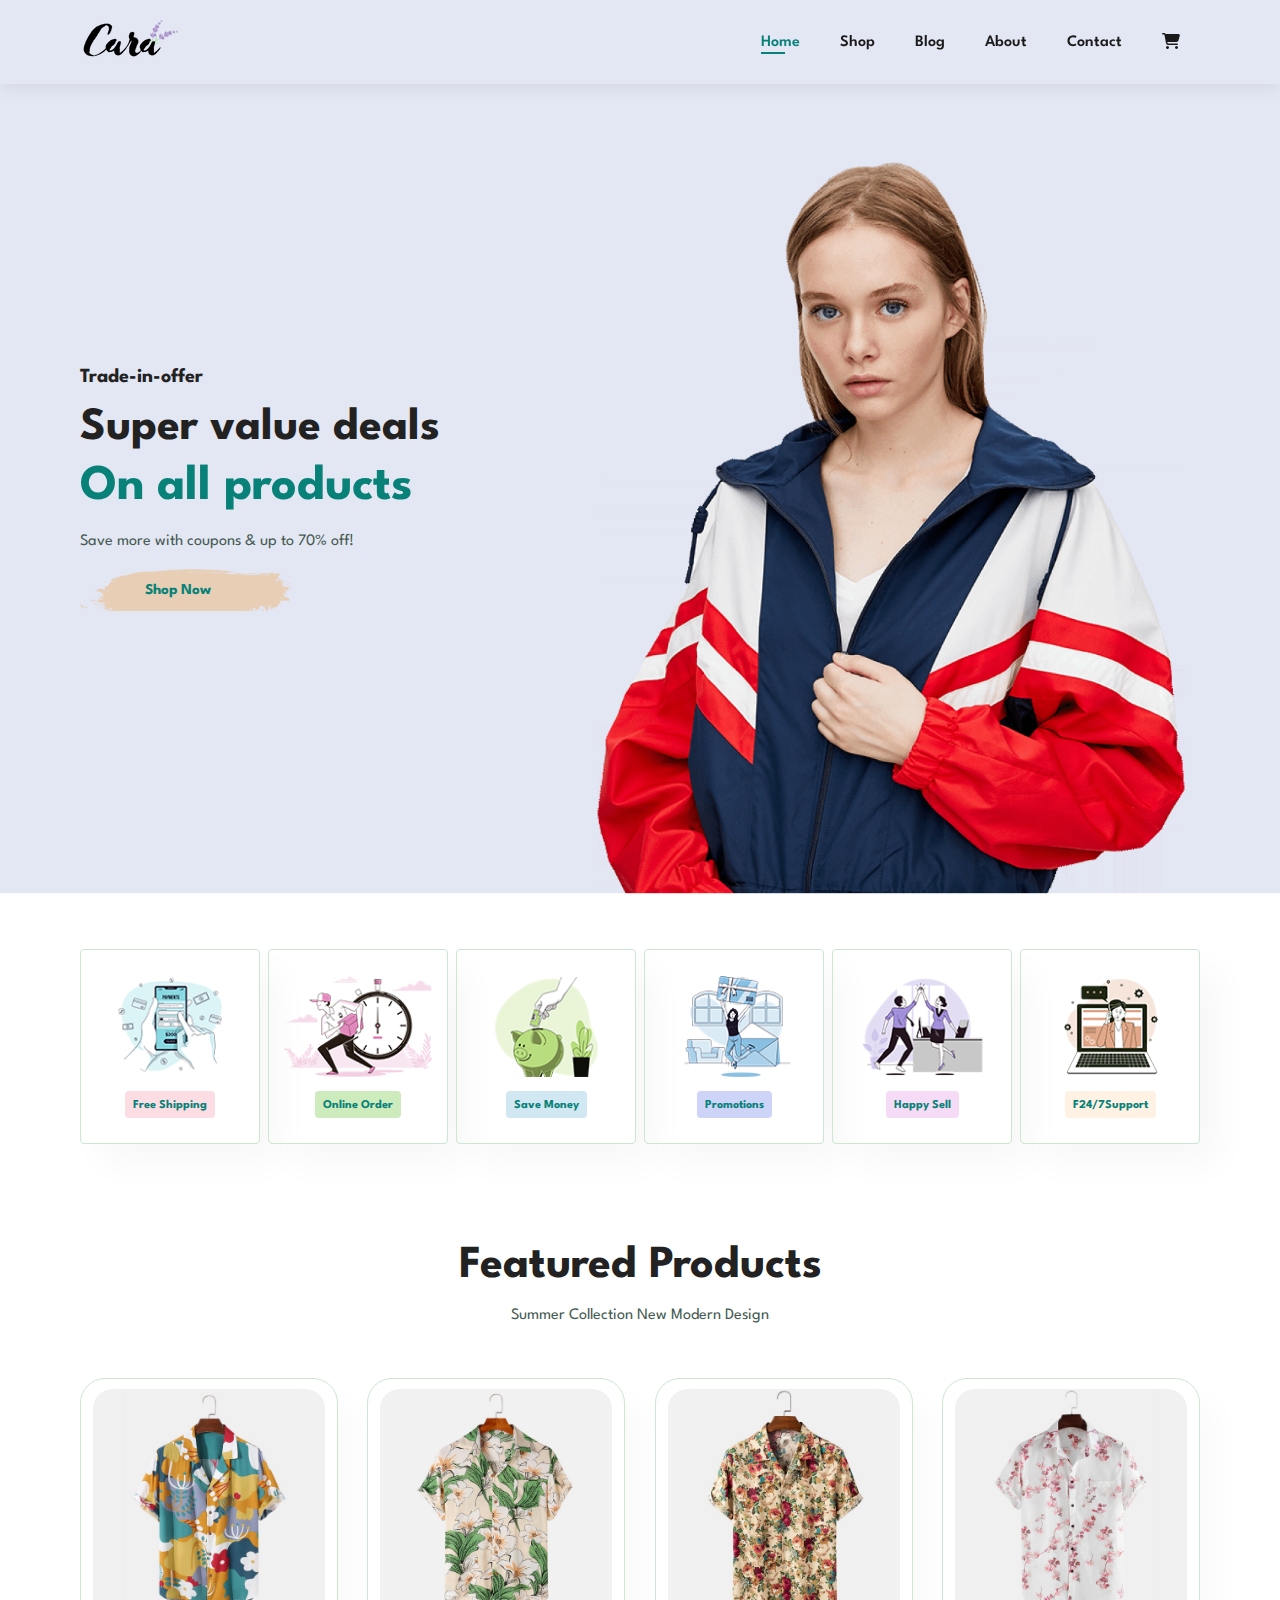
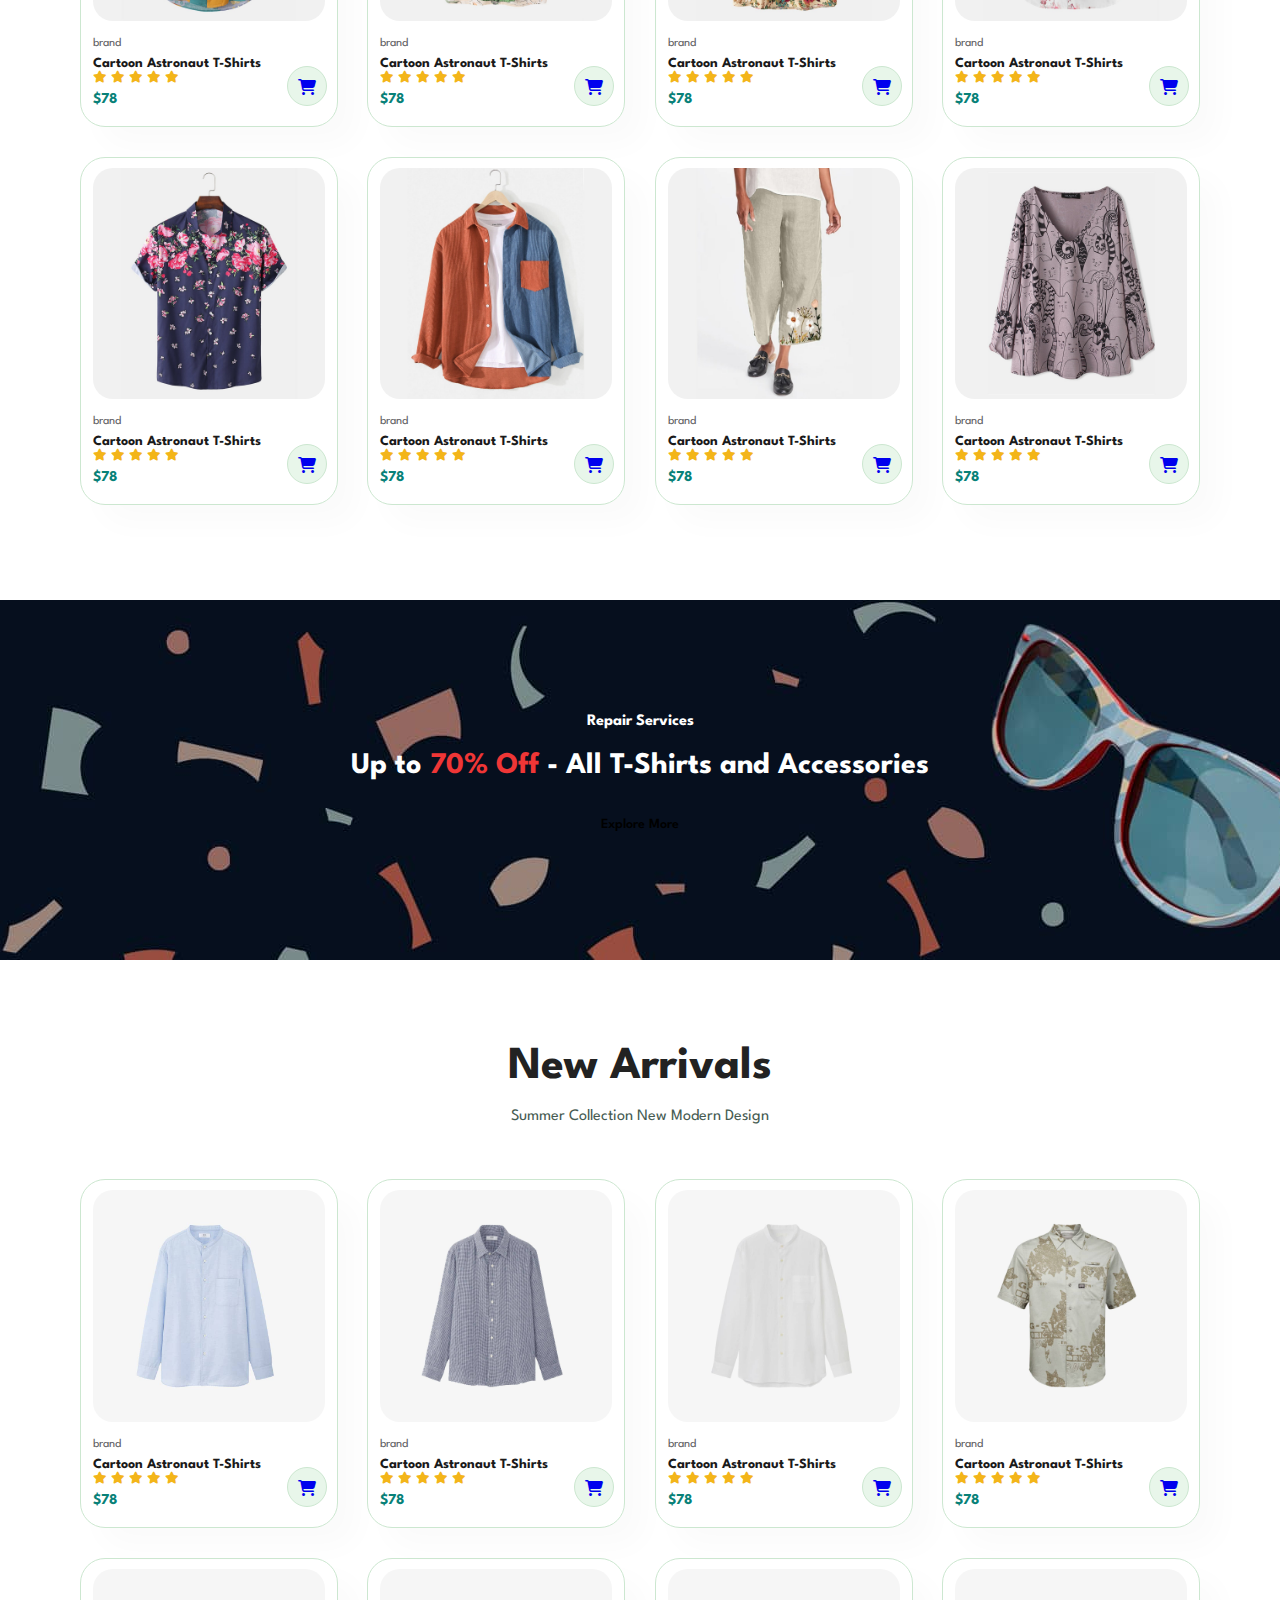
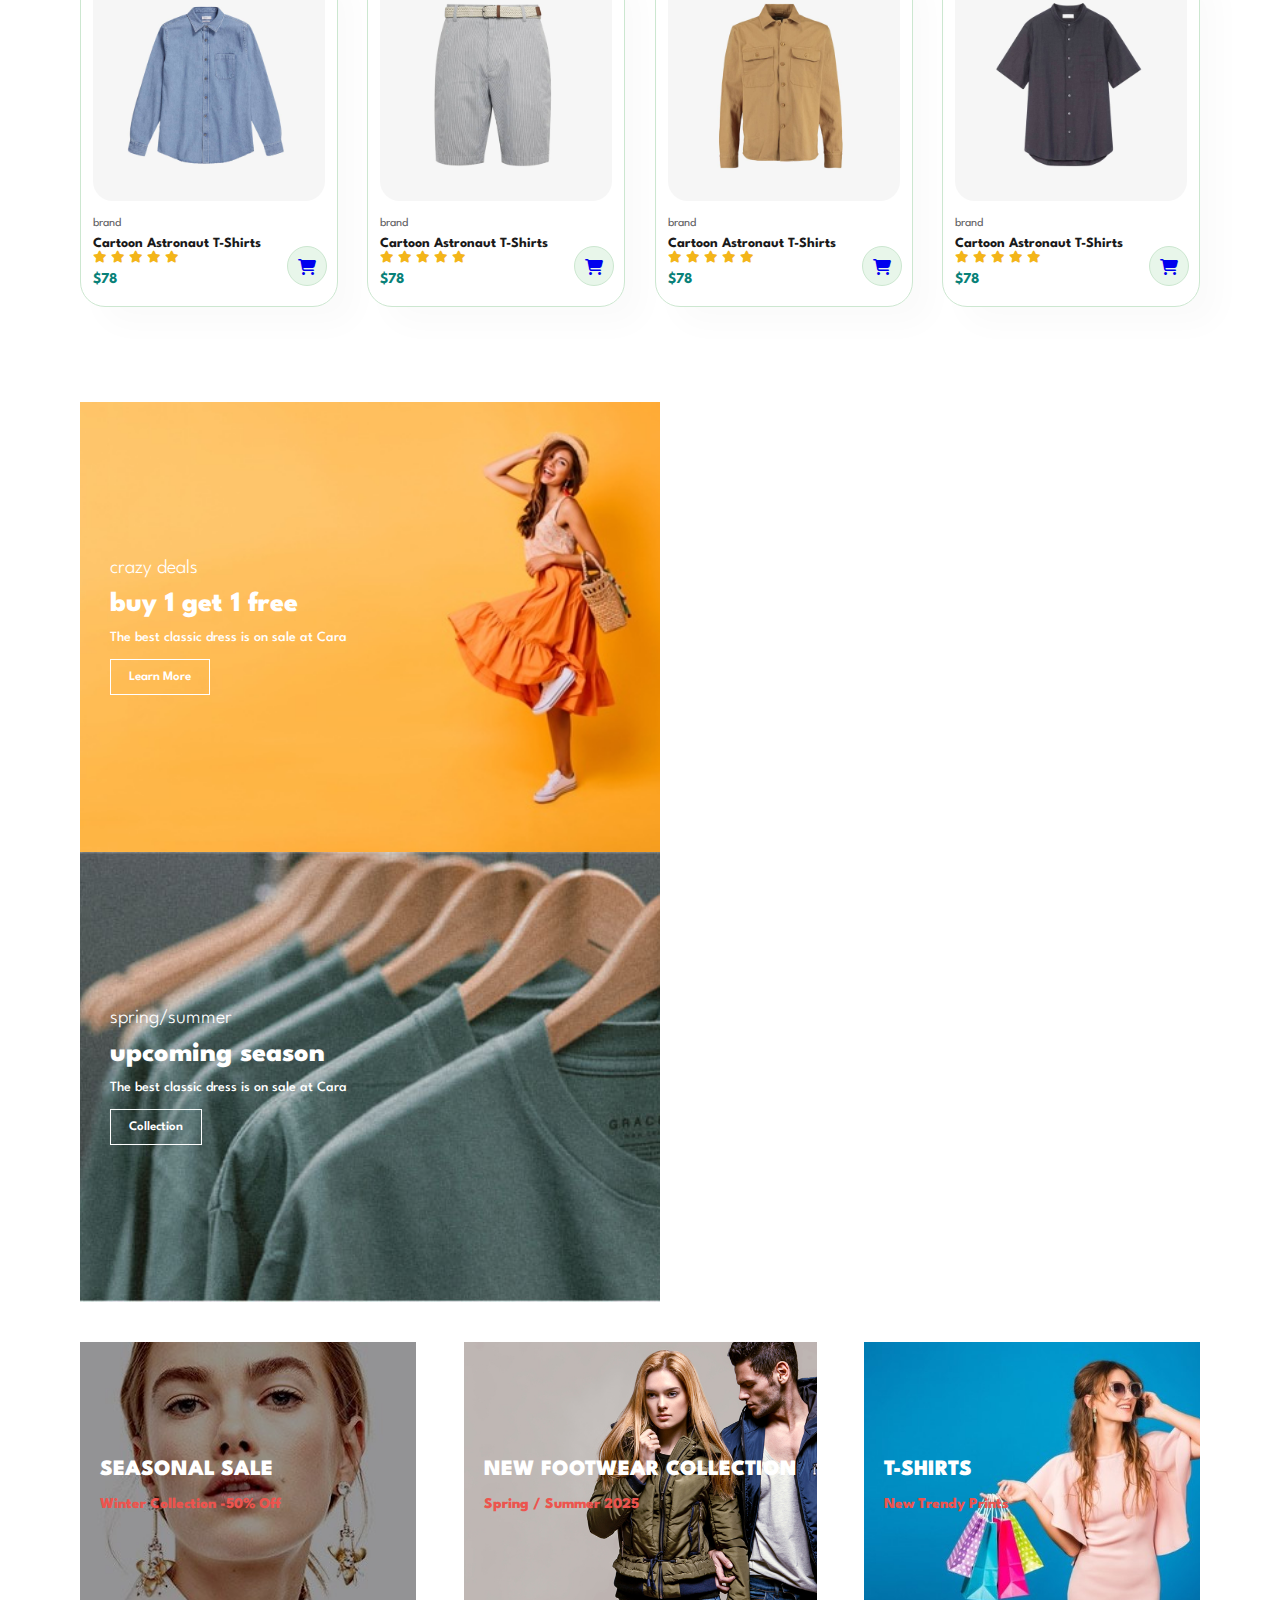
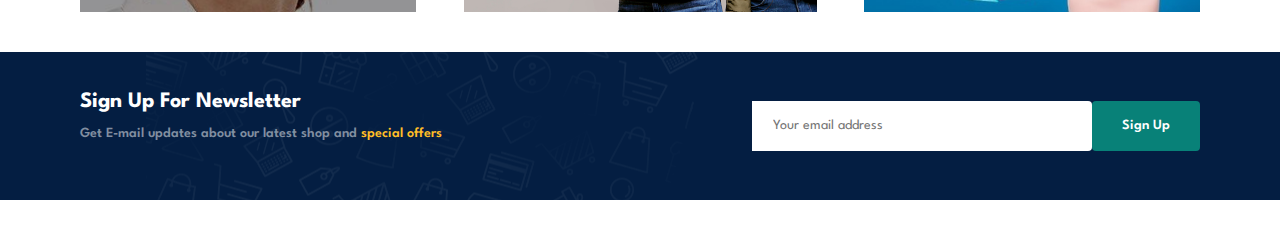
<file: index.html>
<!DOCTYPE html>
<html lang="en">
<head>
    <meta charset="UTF-8">
    <meta name="viewport" content="width=device-width, initial-scale=1.0">
    <title>Ecommerce</title>
    <link rel="stylesheet" href="https://cdnjs.cloudflare.com/ajax/libs/font-awesome/6.5.2/css/all.min.css">
    <link rel="stylesheet" href="style.css">
</head>
<body>

    <section id="header">
        <a href="#"><img src="img/logo.png" class="logo"></a>

        <div>
            <ul id="navbar">
                <li><a class="active" href="index.html">Home</a></li>
                <li><a href="shop.html">Shop</a></li>
                <li><a href="blog.html">Blog</a></li>
                <li><a href="about.html">About</a></li>
                <li><a href="contact.html">Contact</a></li>
                <li id="lg-bag"><a href="cart.html"><i class="fa-solid fa-cart-shopping"></i></a></li>
                <a href="#" id="close"><i class="fa-solid fa-x"></i></a>
            </ul>
        </div>
        <div id="mobile">
            <a href="cart.html"><i class="fa-solid fa-cart-shopping"></i></a>
            <i id="bar" class="fas fa-outdent"></i>
        </div>
    </section>
  
    <section id="hero">
        <h4>Trade-in-offer</h4>
        <h2>Super value deals</h2>
        <h1>On all products</h1>
        <p>Save more with coupons & up to 70% off!</p>
        <button>Shop Now</button>
    </section>

    <section id="feature" class="section-p1">
        <div class="fe-box">
            <img src="img/features/f1.png" alt="">
            <h6>Free Shipping</h6>
        </div>
        <div class="fe-box">
            <img src="img/features/f2.png" alt="">
            <h6>Online Order</h6>
        </div>
        <div class="fe-box">
            <img src="img/features/f3.png" alt="">
            <h6>Save Money</h6>
        </div>
        <div class="fe-box">
            <img src="img/features/f4.png" alt="">
            <h6>Promotions</h6>
        </div>
        <div class="fe-box">
            <img src="img/features/f5.png" alt="">
            <h6>Happy Sell</h6>
        </div>
        <div class="fe-box">
            <img src="img/features/f6.png" alt="">
            <h6>F24/7Support</h6>
        </div>
    </section>

    <section id="product1" class="section-p1">
        <h2>Featured Products</h2>
        <p>Summer Collection New Modern Design</p>
        <div class="pro-container">
            <div class="pro">
                <img src="img/products/f1.jpg" alt="">
                <div class="des">
                    <span>brand</span>
                    <h5>Cartoon Astronaut T-Shirts</h5>
                    <div class="star">
                        <i class="fas fa-star"></i>
                        <i class="fas fa-star"></i>
                        <i class="fas fa-star"></i>
                        <i class="fas fa-star"></i>
                        <i class="fas fa-star"></i>
                    </div>
                    <h4>$78</h4>
                </div>
                <a href="#"><i class="fa-solid fa-cart-shopping cart"></i></a>
            </div>
            <div class="pro">
                <img src="img/products/f2.jpg" alt="">
                <div class="des">
                    <span>brand</span>
                    <h5>Cartoon Astronaut T-Shirts</h5>
                    <div class="star">
                        <i class="fas fa-star"></i>
                        <i class="fas fa-star"></i>
                        <i class="fas fa-star"></i>
                        <i class="fas fa-star"></i>
                        <i class="fas fa-star"></i>
                    </div>
                    <h4>$78</h4>
                </div>
                <a href="#"><i class="fa-solid fa-cart-shopping cart"></i></a>
            </div>
            <div class="pro">
                <img src="img/products/f3.jpg" alt="">
                <div class="des">
                    <span>brand</span>
                    <h5>Cartoon Astronaut T-Shirts</h5>
                    <div class="star">
                        <i class="fas fa-star"></i>
                        <i class="fas fa-star"></i>
                        <i class="fas fa-star"></i>
                        <i class="fas fa-star"></i>
                        <i class="fas fa-star"></i>
                    </div>
                    <h4>$78</h4>
                </div>
                <a href="#"><i class="fa-solid fa-cart-shopping cart"></i></a>
            </div>
            <div class="pro">
                <img src="img/products/f4.jpg" alt="">
                <div class="des">
                    <span>brand</span>
                    <h5>Cartoon Astronaut T-Shirts</h5>
                    <div class="star">
                        <i class="fas fa-star"></i>
                        <i class="fas fa-star"></i>
                        <i class="fas fa-star"></i>
                        <i class="fas fa-star"></i>
                        <i class="fas fa-star"></i>
                    </div>
                    <h4>$78</h4>
                </div>
                <a href="#"><i class="fa-solid fa-cart-shopping cart"></i></a>
            </div>
            <div class="pro">
                <img src="img/products/f5.jpg" alt="">
                <div class="des">
                    <span>brand</span>
                    <h5>Cartoon Astronaut T-Shirts</h5>
                    <div class="star">
                        <i class="fas fa-star"></i>
                        <i class="fas fa-star"></i>
                        <i class="fas fa-star"></i>
                        <i class="fas fa-star"></i>
                        <i class="fas fa-star"></i>
                    </div>
                    <h4>$78</h4>
                </div>
                <a href="#"><i class="fa-solid fa-cart-shopping cart"></i></a>
            </div>
            <div class="pro">
                <img src="img/products/f6.jpg" alt="">
                <div class="des">
                    <span>brand</span>
                    <h5>Cartoon Astronaut T-Shirts</h5>
                    <div class="star">
                        <i class="fas fa-star"></i>
                        <i class="fas fa-star"></i>
                        <i class="fas fa-star"></i>
                        <i class="fas fa-star"></i>
                        <i class="fas fa-star"></i>
                    </div>
                    <h4>$78</h4>
                </div>
                <a href="#"><i class="fa-solid fa-cart-shopping cart"></i></a>
            </div>
            <div class="pro">
                <img src="img/products/f7.jpg" alt="">
                <div class="des">
                    <span>brand</span>
                    <h5>Cartoon Astronaut T-Shirts</h5>
                    <div class="star">
                        <i class="fas fa-star"></i>
                        <i class="fas fa-star"></i>
                        <i class="fas fa-star"></i>
                        <i class="fas fa-star"></i>
                        <i class="fas fa-star"></i>
                    </div>
                    <h4>$78</h4>
                </div>
                <a href="#"><i class="fa-solid fa-cart-shopping cart"></i></a>
            </div>
            <div class="pro">
                <img src="img/products/f8.jpg" alt="">
                <div class="des">
                    <span>brand</span>
                    <h5>Cartoon Astronaut T-Shirts</h5>
                    <div class="star">
                        <i class="fas fa-star"></i>
                        <i class="fas fa-star"></i>
                        <i class="fas fa-star"></i>
                        <i class="fas fa-star"></i>
                        <i class="fas fa-star"></i>
                    </div>
                    <h4>$78</h4>
                </div>
                <a href="#"><i class="fa-solid fa-cart-shopping cart"></i></a>
            </div>
        </div>

    </section>

    <section id="banner" class="section-m1">
        <h4>Repair Services</h4>
        <h2>Up to <span>70% Off</span> - All T-Shirts and Accessories</h2>
        <button class="normal">Explore More</button>
    </section>

    <section id="product1" class="section-p1">
        <h2>New Arrivals</h2>
        <p>Summer Collection New Modern Design</p>
        <div class="pro-container">
            <div class="pro">
                <img src="img/products/n1.jpg" alt="">
                <div class="des">
                    <span>brand</span>
                    <h5>Cartoon Astronaut T-Shirts</h5>
                    <div class="star">
                        <i class="fas fa-star"></i>
                        <i class="fas fa-star"></i>
                        <i class="fas fa-star"></i>
                        <i class="fas fa-star"></i>
                        <i class="fas fa-star"></i>
                    </div>
                    <h4>$78</h4>
                </div>
                <a href="#"><i class="fa-solid fa-cart-shopping cart"></i></a>
            </div>
            <div class="pro">
                <img src="img/products/n2.jpg" alt="">
                <div class="des">
                    <span>brand</span>
                    <h5>Cartoon Astronaut T-Shirts</h5>
                    <div class="star">
                        <i class="fas fa-star"></i>
                        <i class="fas fa-star"></i>
                        <i class="fas fa-star"></i>
                        <i class="fas fa-star"></i>
                        <i class="fas fa-star"></i>
                    </div>
                    <h4>$78</h4>
                </div>
                <a href="#"><i class="fa-solid fa-cart-shopping cart"></i></a>
            </div>
            <div class="pro">
                <img src="img/products/n3.jpg" alt="">
                <div class="des">
                    <span>brand</span>
                    <h5>Cartoon Astronaut T-Shirts</h5>
                    <div class="star">
                        <i class="fas fa-star"></i>
                        <i class="fas fa-star"></i>
                        <i class="fas fa-star"></i>
                        <i class="fas fa-star"></i>
                        <i class="fas fa-star"></i>
                    </div>
                    <h4>$78</h4>
                </div>
                <a href="#"><i class="fa-solid fa-cart-shopping cart"></i></a>
            </div>
            <div class="pro">
                <img src="img/products/n4.jpg" alt="">
                <div class="des">
                    <span>brand</span>
                    <h5>Cartoon Astronaut T-Shirts</h5>
                    <div class="star">
                        <i class="fas fa-star"></i>
                        <i class="fas fa-star"></i>
                        <i class="fas fa-star"></i>
                        <i class="fas fa-star"></i>
                        <i class="fas fa-star"></i>
                    </div>
                    <h4>$78</h4>
                </div>
                <a href="#"><i class="fa-solid fa-cart-shopping cart"></i></a>
            </div>
            <div class="pro">
                <img src="img/products/n5.jpg" alt="">
                <div class="des">
                    <span>brand</span>
                    <h5>Cartoon Astronaut T-Shirts</h5>
                    <div class="star">
                        <i class="fas fa-star"></i>
                        <i class="fas fa-star"></i>
                        <i class="fas fa-star"></i>
                        <i class="fas fa-star"></i>
                        <i class="fas fa-star"></i>
                    </div>
                    <h4>$78</h4>
                </div>
                <a href="#"><i class="fa-solid fa-cart-shopping cart"></i></a>
            </div>
            <div class="pro">
                <img src="img/products/n6.jpg" alt="">
                <div class="des">
                    <span>brand</span>
                    <h5>Cartoon Astronaut T-Shirts</h5>
                    <div class="star">
                        <i class="fas fa-star"></i>
                        <i class="fas fa-star"></i>
                        <i class="fas fa-star"></i>
                        <i class="fas fa-star"></i>
                        <i class="fas fa-star"></i>
                    </div>
                    <h4>$78</h4>
                </div>
                <a href="#"><i class="fa-solid fa-cart-shopping cart"></i></a>
            </div>
            <div class="pro">
                <img src="img/products/n7.jpg" alt="">
                <div class="des">
                    <span>brand</span>
                    <h5>Cartoon Astronaut T-Shirts</h5>
                    <div class="star">
                        <i class="fas fa-star"></i>
                        <i class="fas fa-star"></i>
                        <i class="fas fa-star"></i>
                        <i class="fas fa-star"></i>
                        <i class="fas fa-star"></i>
                    </div>
                    <h4>$78</h4>
                </div>
                <a href="#"><i class="fa-solid fa-cart-shopping cart"></i></a>
            </div>
            <div class="pro">
                <img src="img/products/n8.jpg" alt="">
                <div class="des">
                    <span>brand</span>
                    <h5>Cartoon Astronaut T-Shirts</h5>
                    <div class="star">
                        <i class="fas fa-star"></i>
                        <i class="fas fa-star"></i>
                        <i class="fas fa-star"></i>
                        <i class="fas fa-star"></i>
                        <i class="fas fa-star"></i>
                    </div>
                    <h4>$78</h4>
                </div>
                <a href="#"><i class="fa-solid fa-cart-shopping cart"></i></a>
            </div>
        </div>

    </section>

    <section id="sm-banner" class="section-p1">
        <div class="banner-box">
            <h4>crazy deals</h4>
            <h2>buy 1 get 1 free</h2>
            <span>The best classic dress is on sale at Cara</span>
            <button class="white">Learn More</button>
        </div>
        <div class="banner-box banner-box2">
            <h4>spring/summer</h4>
            <h2>upcoming season</h2>
            <span>The best classic dress is on sale at Cara</span>
            <button class="white">Collection</button>
        </div>
    </section>

    <section id="banner3">
        <div class="banner-box">
            <h2>SEASONAL SALE</h2>
            <h3>Winter Collection -50% Off</h3>
        </div>
        <div class="banner-box banner-box2">
            <h2>NEW FOOTWEAR COLLECTION</h2>
            <h3>Spring / Summer 2025</h3>
        </div>
        <div class="banner-box banner-box3">
            <h2>T-SHIRTS</h2>
            <h3>New Trendy Prints</h3>
        </div>
    </section>

    <section id="newsletter" class="section-p1 section-m1">
        <div class="newstext">
            <h4>Sign Up For Newsletter</h4>
            <p>Get E-mail updates about our latest shop and <span>special offers</span></p>
        </div>
        <div class="form">
            <input type="text" placeholder="Your email address">
            <button class="normal">Sign Up</button>
        </div>
    </section>

    <script src="script.js"></script>
</body>
</html>
</file>
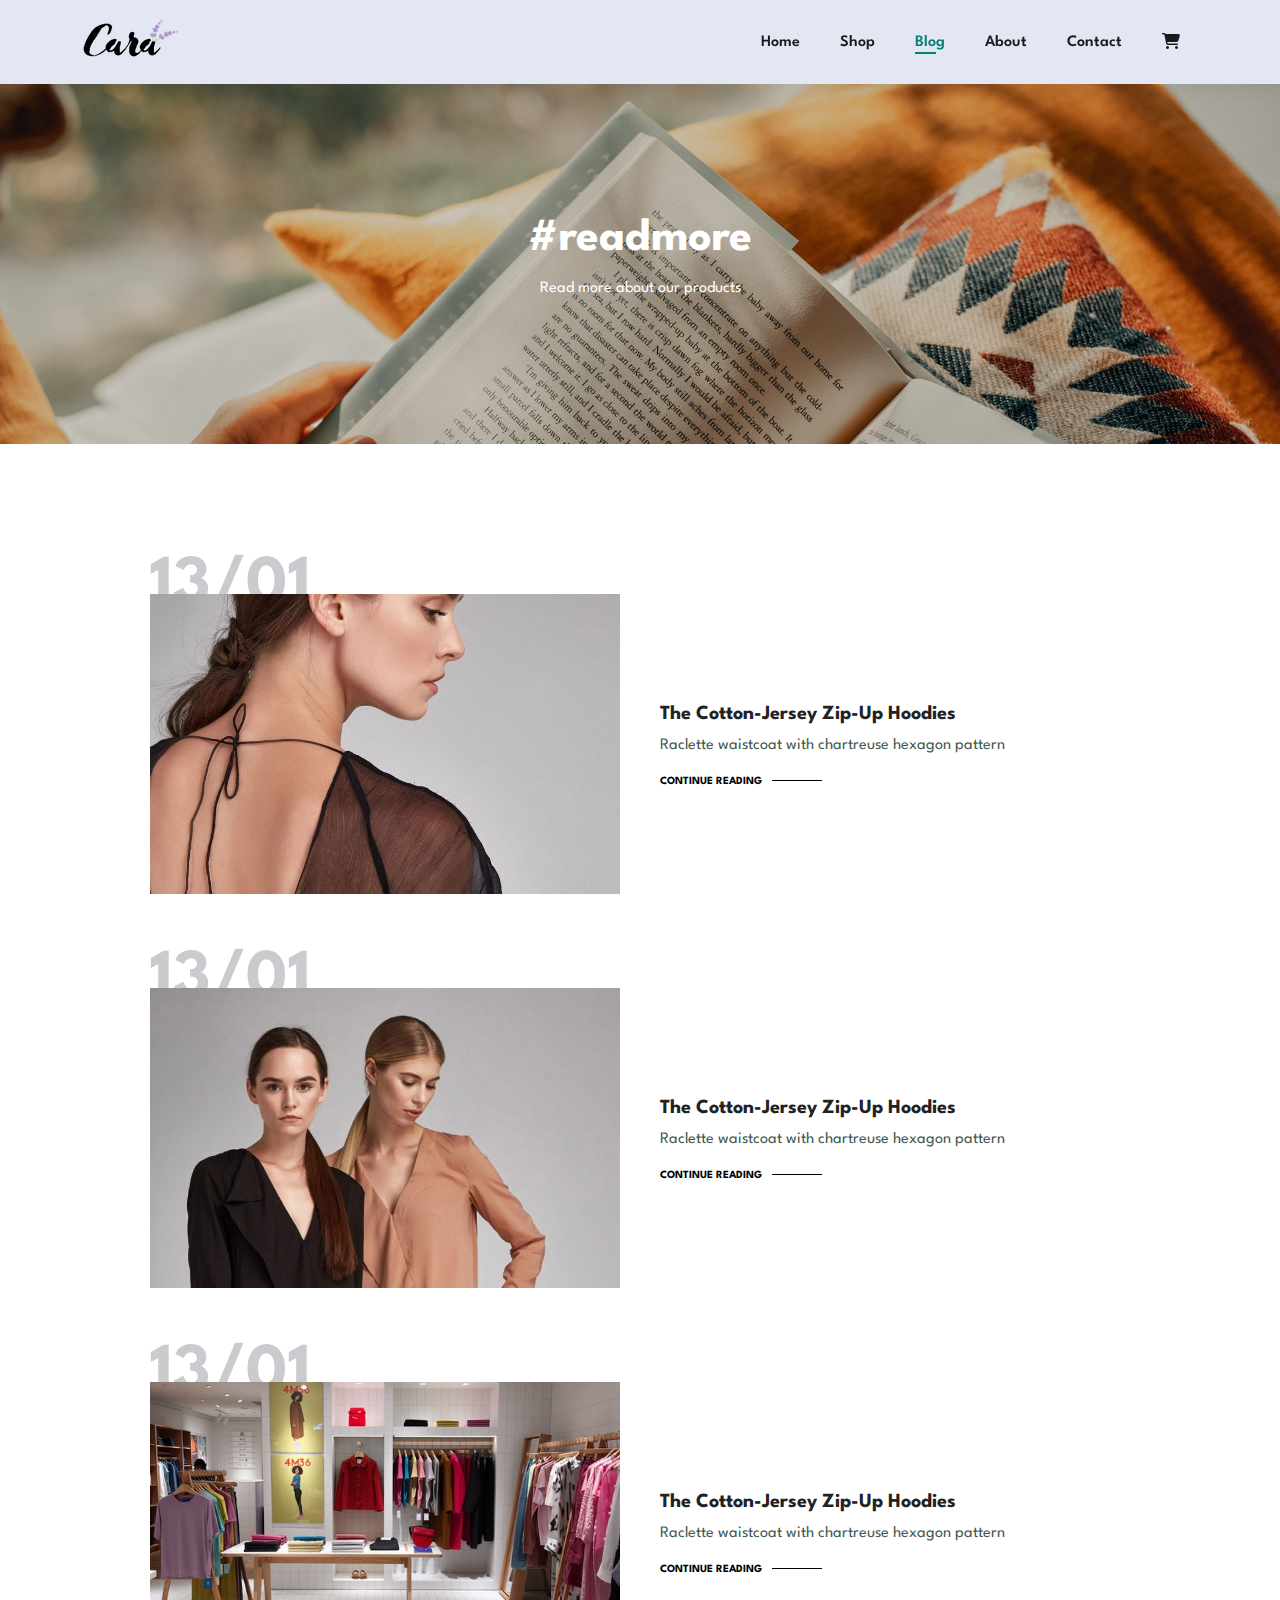
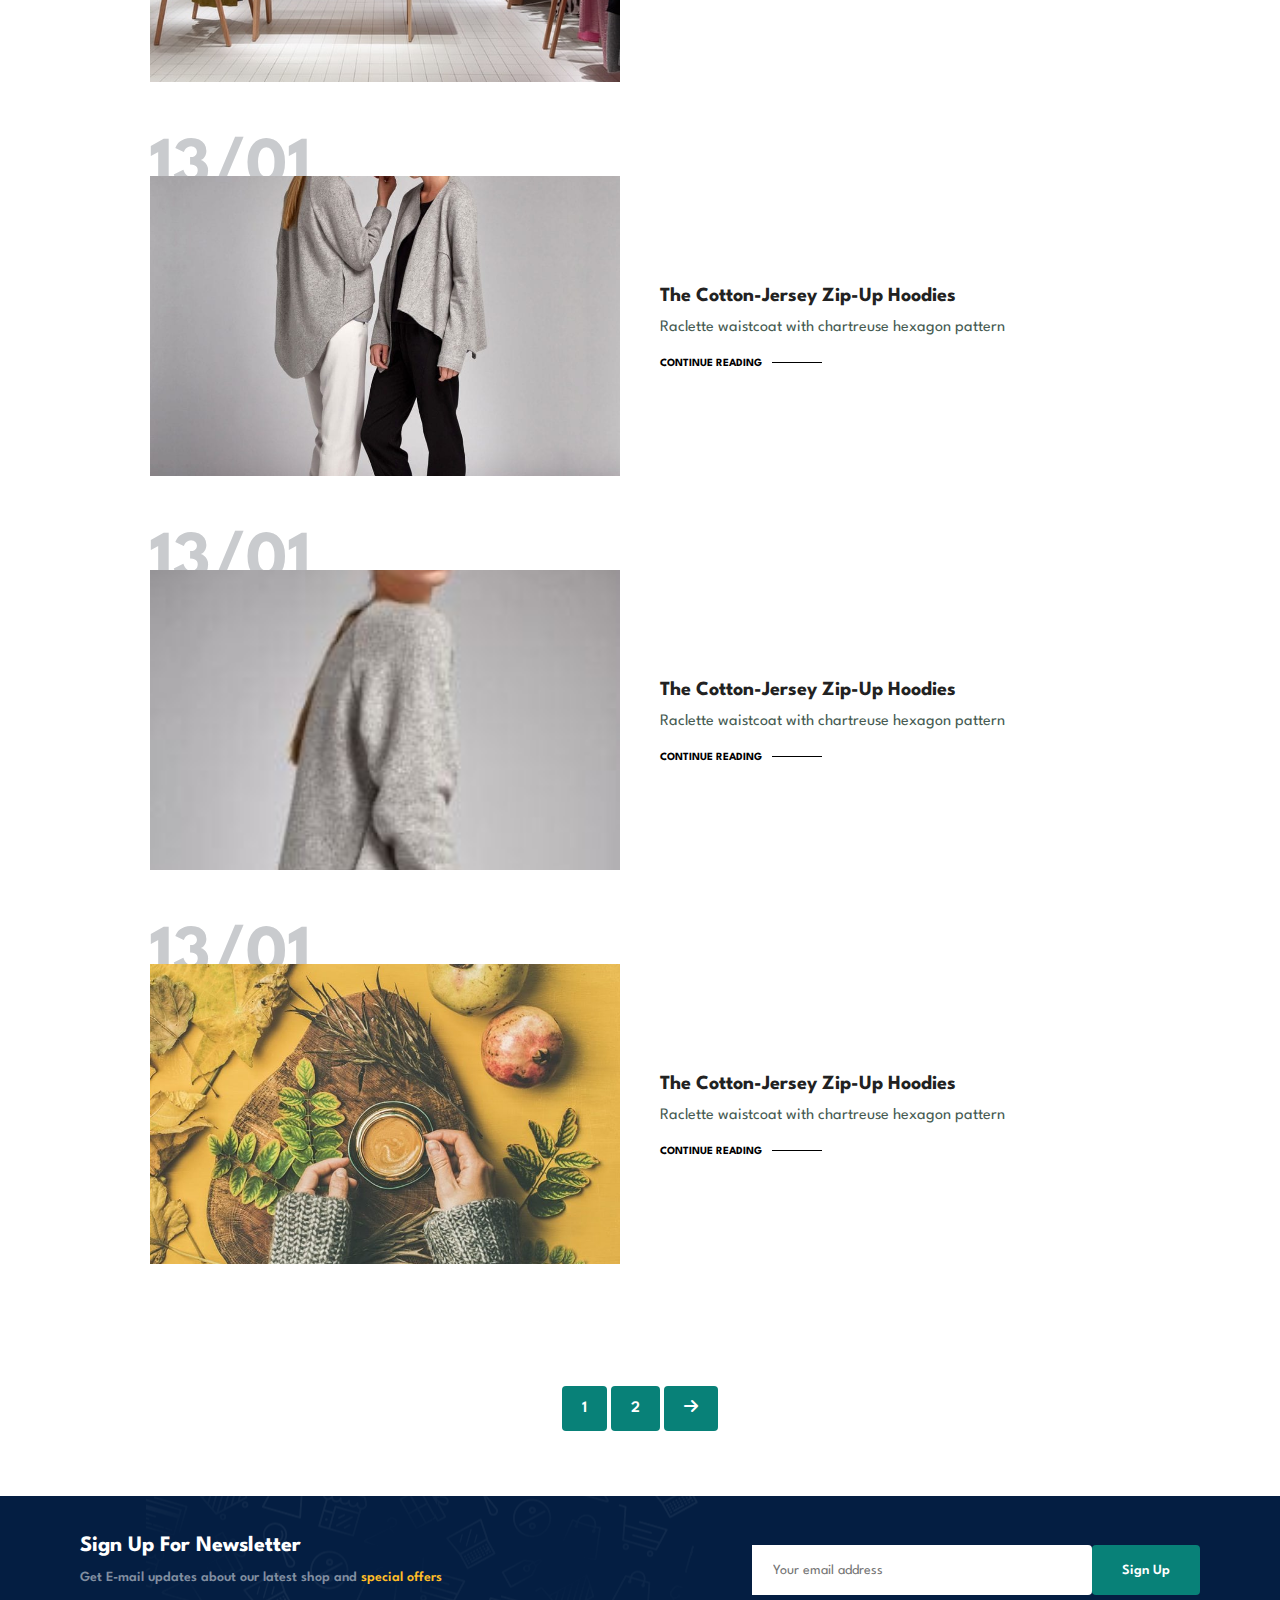
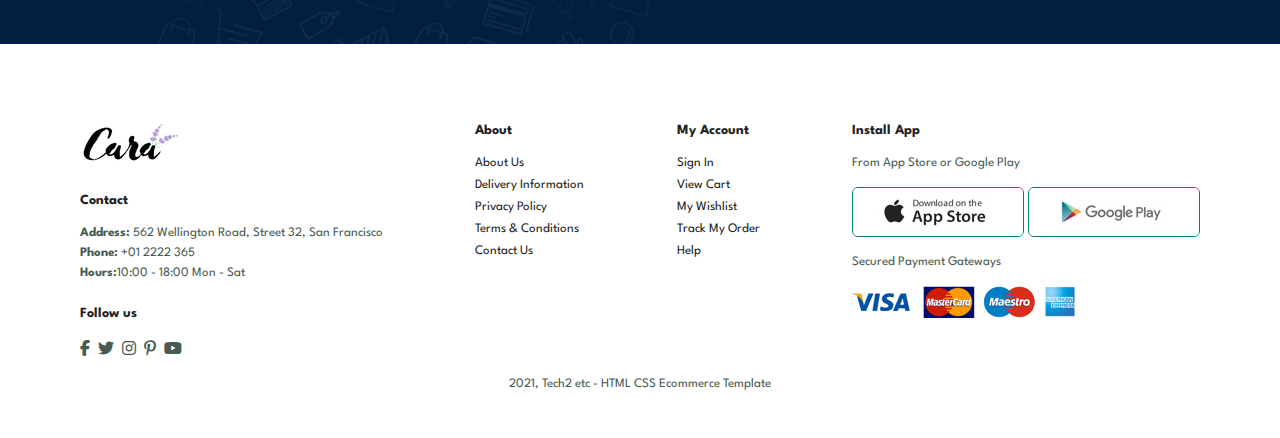
<file: blog.html>
<!DOCTYPE html>
<html lang="en">
<head>
    <meta charset="UTF-8">
    <meta name="viewport" content="width=device-width, initial-scale=1.0">
    <title>Ecommerce</title>
    <link rel="stylesheet" href="https://cdnjs.cloudflare.com/ajax/libs/font-awesome/6.5.2/css/all.min.css">
    <link rel="stylesheet" href="style.css">
</head>
<body>

    <section id="header">
        <a href="#"><img src="img/logo.png" class="logo"></a>

        <div>
            <ul id="navbar">
                <li><a href="index.html">Home</a></li>
                <li><a href="shop.html">Shop</a></li>
                <li><a class="active" href="blog.html">Blog</a></li>
                <li><a href="about.html">About</a></li>
                <li><a href="contact.html">Contact</a></li>
                <li id="lg-bag"><a href="cart.html"><i class="fa-solid fa-cart-shopping"></i></a></li>
                <a href="#" id="close"><i class="fa-solid fa-x"></i></a>
            </ul>
        </div>
        <div id="mobile">
            <a href="cart.html"><i class="fa-solid fa-cart-shopping"></i></a>
            <i id="bar" class="fas fa-outdent"></i>
        </div>
    </section>
  
    <section id="page-header" class="blog-header">
        <h2>#readmore</h2>
        <p>Read more about our products</p>
    </section>

    <section id="blog">
        <div class="blog-box">
            <div class="blog-img">
                <img src="img/blog/b1 (1).jpg" alt="">
            </div>
            <div class="blog-details">
                <h4>The Cotton-Jersey Zip-Up Hoodies</h4>
                <p>Raclette waistcoat with chartreuse hexagon pattern</p>
                <a href="#">CONTINUE READING</a>
            </div>
            <h1>13/01</h1>
        </div>
        <div class="blog-box">
            <div class="blog-img">
                <img src="img/blog/b2 (1).jpg" alt="">
            </div>
            <div class="blog-details">
                <h4>The Cotton-Jersey Zip-Up Hoodies</h4>
                <p>Raclette waistcoat with chartreuse hexagon pattern</p>
                <a href="#">CONTINUE READING</a>
            </div>
            <h1>13/01</h1>
        </div>
        <div class="blog-box">
            <div class="blog-img">
                <img src="img/blog/b3.jpg" alt="">
            </div>
            <div class="blog-details">
                <h4>The Cotton-Jersey Zip-Up Hoodies</h4>
                <p>Raclette waistcoat with chartreuse hexagon pattern</p>
                <a href="#">CONTINUE READING</a>
            </div>
            <h1>13/01</h1>
        </div>
        <div class="blog-box">
            <div class="blog-img">
                <img src="img/blog/b4 (1).jpg" alt="">
            </div>
            <div class="blog-details">
                <h4>The Cotton-Jersey Zip-Up Hoodies</h4>
                <p>Raclette waistcoat with chartreuse hexagon pattern</p>
                <a href="#">CONTINUE READING</a>
            </div>
            <h1>13/01</h1>
        </div>
        <div class="blog-box">
            <div class="blog-img">
                <img src="img/blog/b5.jpg" alt="">
            </div>
            <div class="blog-details">
                <h4>The Cotton-Jersey Zip-Up Hoodies</h4>
                <p>Raclette waistcoat with chartreuse hexagon pattern</p>
                <a href="#">CONTINUE READING</a>
            </div>
            <h1>13/01</h1>
        </div>
        <div class="blog-box">
            <div class="blog-img">
                <img src="img/blog/b6.jpg" alt="">
            </div>
            <div class="blog-details">
                <h4>The Cotton-Jersey Zip-Up Hoodies</h4>
                <p>Raclette waistcoat with chartreuse hexagon pattern</p>
                <a href="#">CONTINUE READING</a>
            </div>
            <h1>13/01</h1>
        </div>
    </section>

    <section id="pagination" class="section-p1">
        <a href="#">1</a>
        <a href="#">2</a>
        <a href="#"><i class="fa-solid fa-arrow-right"></i></a>
    </section>

    <section id="newsletter" class="section-p1 section-m1">
        <div class="newstext">
            <h4>Sign Up For Newsletter</h4>
            <p>Get E-mail updates about our latest shop and <span>special offers</span></p>
        </div>
        <div class="form">
            <input type="text" placeholder="Your email address">
            <button class="normal">Sign Up</button>
        </div>
    </section>

    <footer class="section-p1">
        <div class="col">
            <img class="logo" src="img/logo.png" alt="">
            <h4>Contact</h4>
            <p><strong>Address: </strong> 562 Wellington Road, Street 32, San Francisco</p>
            <p><strong>Phone:</strong> +01 2222 365</p>
            <p><strong>Hours:</strong>10:00 - 18:00 Mon - Sat</p>
            <div class="follow">
                <h4>Follow us</h4>
                <div class="icon">
                    <i class="fab fa-facebook-f"></i>
                    <i class="fab fa-twitter"></i>
                    <i class="fab fa-instagram"></i>
                    <i class="fab fa-pinterest-p"></i>
                    <i class="fab fa-youtube"></i>
                </div>
            </div>
        </div>

        <div class="col">
            <h4>About</h4>
            <a href="#">About Us</a>
            <a href="#">Delivery Information</a>
            <a href="#">Privacy Policy</a>
            <a href="#">Terms & Conditions</a>
            <a href="#">Contact Us</a>
        </div>

        <div class="col">
            <h4>My Account</h4>
            <a href="#">Sign In</a>
            <a href="#">View Cart</a>
            <a href="#">My Wishlist</a>
            <a href="#">Track My Order</a>
            <a href="#">Help</a>
        </div>

        <div class="col install">
            <h4>Install App</h4>
            <p>From App Store or Google Play</p>
            <div class="row">
                <img src="img/pay/app.jpg" alt="">
                <img src="img/pay/play.jpg" alt="">
            </div>
            <p>Secured Payment Gateways</p>
            <img src="img/pay/pay.png" alt="">
        </div>

        <div class="copyright">
            <p>2021, Tech2 etc - HTML CSS Ecommerce Template</p>
        </div>
    </footer>

    <script src="script.js"></script>
</body>
</html>
</file>
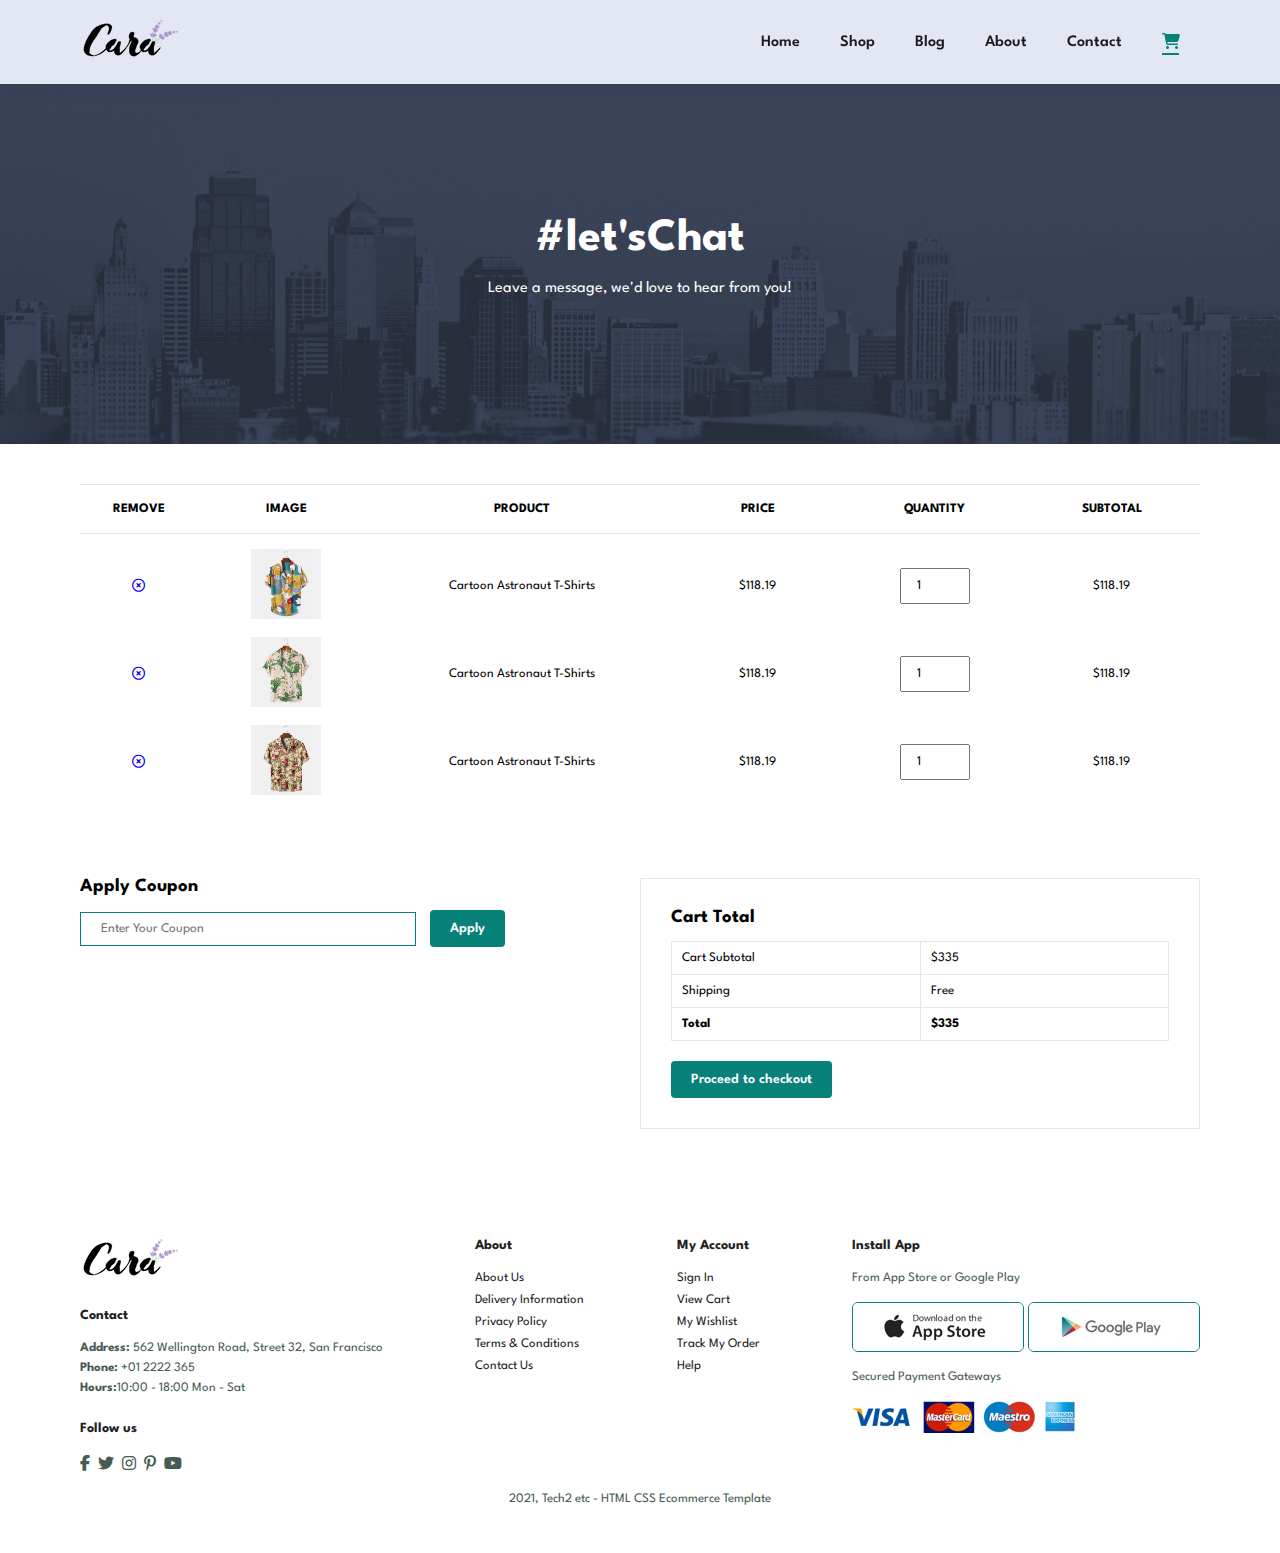
<file: cart.html>
<!DOCTYPE html>
<html lang="en">
<head>
    <meta charset="UTF-8">
    <meta name="viewport" content="width=device-width, initial-scale=1.0">
    <title>Ecommerce</title>
    <link rel="stylesheet" href="https://cdnjs.cloudflare.com/ajax/libs/font-awesome/6.5.2/css/all.min.css">
    <link rel="stylesheet" href="style.css">
</head>
<body>

    <section id="header">
        <a href="#"><img src="img/logo.png" class="logo"></a>

        <div>
            <ul id="navbar">
                <li><a href="index.html">Home</a></li>
                <li><a href="shop.html">Shop</a></li>
                <li><a href="blog.html">Blog</a></li>
                <li><a href="about.html">About</a></li>
                <li><a href="contact.html">Contact</a></li>
                <li id="lg-bag"><a class="active" href="cart.html"><i class="fa-solid fa-cart-shopping"></i></a></li>
                <a href="#" id="close"><i class="fa-solid fa-x"></i></a>
            </ul>
        </div>
        <div id="mobile">
            <a href="cart.html"><i class="fa-solid fa-cart-shopping"></i></a>
            <i id="bar" class="fas fa-outdent"></i>
        </div>
    </section>

    <section id="page-header" class="about-header">
        <h2>#let'sChat</h2>
        <p>Leave a message, we'd love to hear from you!</p>
    </section>
  
    <section id="cart" class="section-p1">
        <table width="100%">
            <thead>
                <tr>
                    <td>Remove</td>
                    <td>Image</td>
                    <td>Product</td>
                    <td>Price</td>
                    <td>Quantity</td>
                    <td>Subtotal</td>
                </tr>
            </thead>
            <tbody>
                <tr>
                    <td><a href="#"><i class="far fa-times-circle"></i></a></td>
                    <td><img src="img/products/f1.jpg" alt=""></td>
                    <td>Cartoon Astronaut T-Shirts</td>
                    <td>$118.19</td>
                    <td><input type="number" value="1"></td>
                    <td>$118.19</td>
                </tr>
                <tr>
                    <td><a href="#"><i class="far fa-times-circle"></i></a></td>
                    <td><img src="img/products/f2.jpg" alt=""></td>
                    <td>Cartoon Astronaut T-Shirts</td>
                    <td>$118.19</td>
                    <td><input type="number" value="1"></td>
                    <td>$118.19</td>
                </tr>
                <tr>
                    <td><a href="#"><i class="far fa-times-circle"></i></a></td>
                    <td><img src="img/products/f3.jpg" alt=""></td>
                    <td>Cartoon Astronaut T-Shirts</td>
                    <td>$118.19</td>
                    <td><input type="number" value="1"></td>
                    <td>$118.19</td>
                </tr>
            </tbody>
        </table>
    </section>

    <section id="cart-add" class="section-p1">
        <div id="coupon">
            <h3>Apply Coupon</h3>
            <div>
                <input type="text" placeholder="Enter Your Coupon">
                <button class="normal">Apply</button>
            </div>
        </div>
        <div id="subtotal">
            <h3>Cart Total</h3>
            <table>
                <tr>
                    <td>Cart Subtotal</td>
                    <td>$335</td>
                </tr>
                <tr>
                    <td>Shipping</td>
                    <td>Free</td>
                </tr>
                <tr>
                    <td><strong>Total</strong></td>
                    <td><strong>$335</strong></td>
                </tr>
            </table>
            <button class="normal">Proceed to checkout</button>
        </div>
    </section>

    <footer class="section-p1">
        <div class="col">
            <img class="logo" src="img/logo.png" alt="">
            <h4>Contact</h4>
            <p><strong>Address: </strong> 562 Wellington Road, Street 32, San Francisco</p>
            <p><strong>Phone:</strong> +01 2222 365</p>
            <p><strong>Hours:</strong>10:00 - 18:00 Mon - Sat</p>
            <div class="follow">
                <h4>Follow us</h4>
                <div class="icon">
                    <i class="fab fa-facebook-f"></i>
                    <i class="fab fa-twitter"></i>
                    <i class="fab fa-instagram"></i>
                    <i class="fab fa-pinterest-p"></i>
                    <i class="fab fa-youtube"></i>
                </div>
            </div>
        </div>

        <div class="col">
            <h4>About</h4>
            <a href="#">About Us</a>
            <a href="#">Delivery Information</a>
            <a href="#">Privacy Policy</a>
            <a href="#">Terms & Conditions</a>
            <a href="#">Contact Us</a>
        </div>

        <div class="col">
            <h4>My Account</h4>
            <a href="#">Sign In</a>
            <a href="#">View Cart</a>
            <a href="#">My Wishlist</a>
            <a href="#">Track My Order</a>
            <a href="#">Help</a>
        </div>

        <div class="col install">
            <h4>Install App</h4>
            <p>From App Store or Google Play</p>
            <div class="row">
                <img src="img/pay/app.jpg" alt="">
                <img src="img/pay/play.jpg" alt="">
            </div>
            <p>Secured Payment Gateways</p>
            <img src="img/pay/pay.png" alt="">
        </div>

        <div class="copyright">
            <p>2021, Tech2 etc - HTML CSS Ecommerce Template</p>
        </div>
    </footer>

    <script src="script.js"></script>
</body>
</html>
</file>
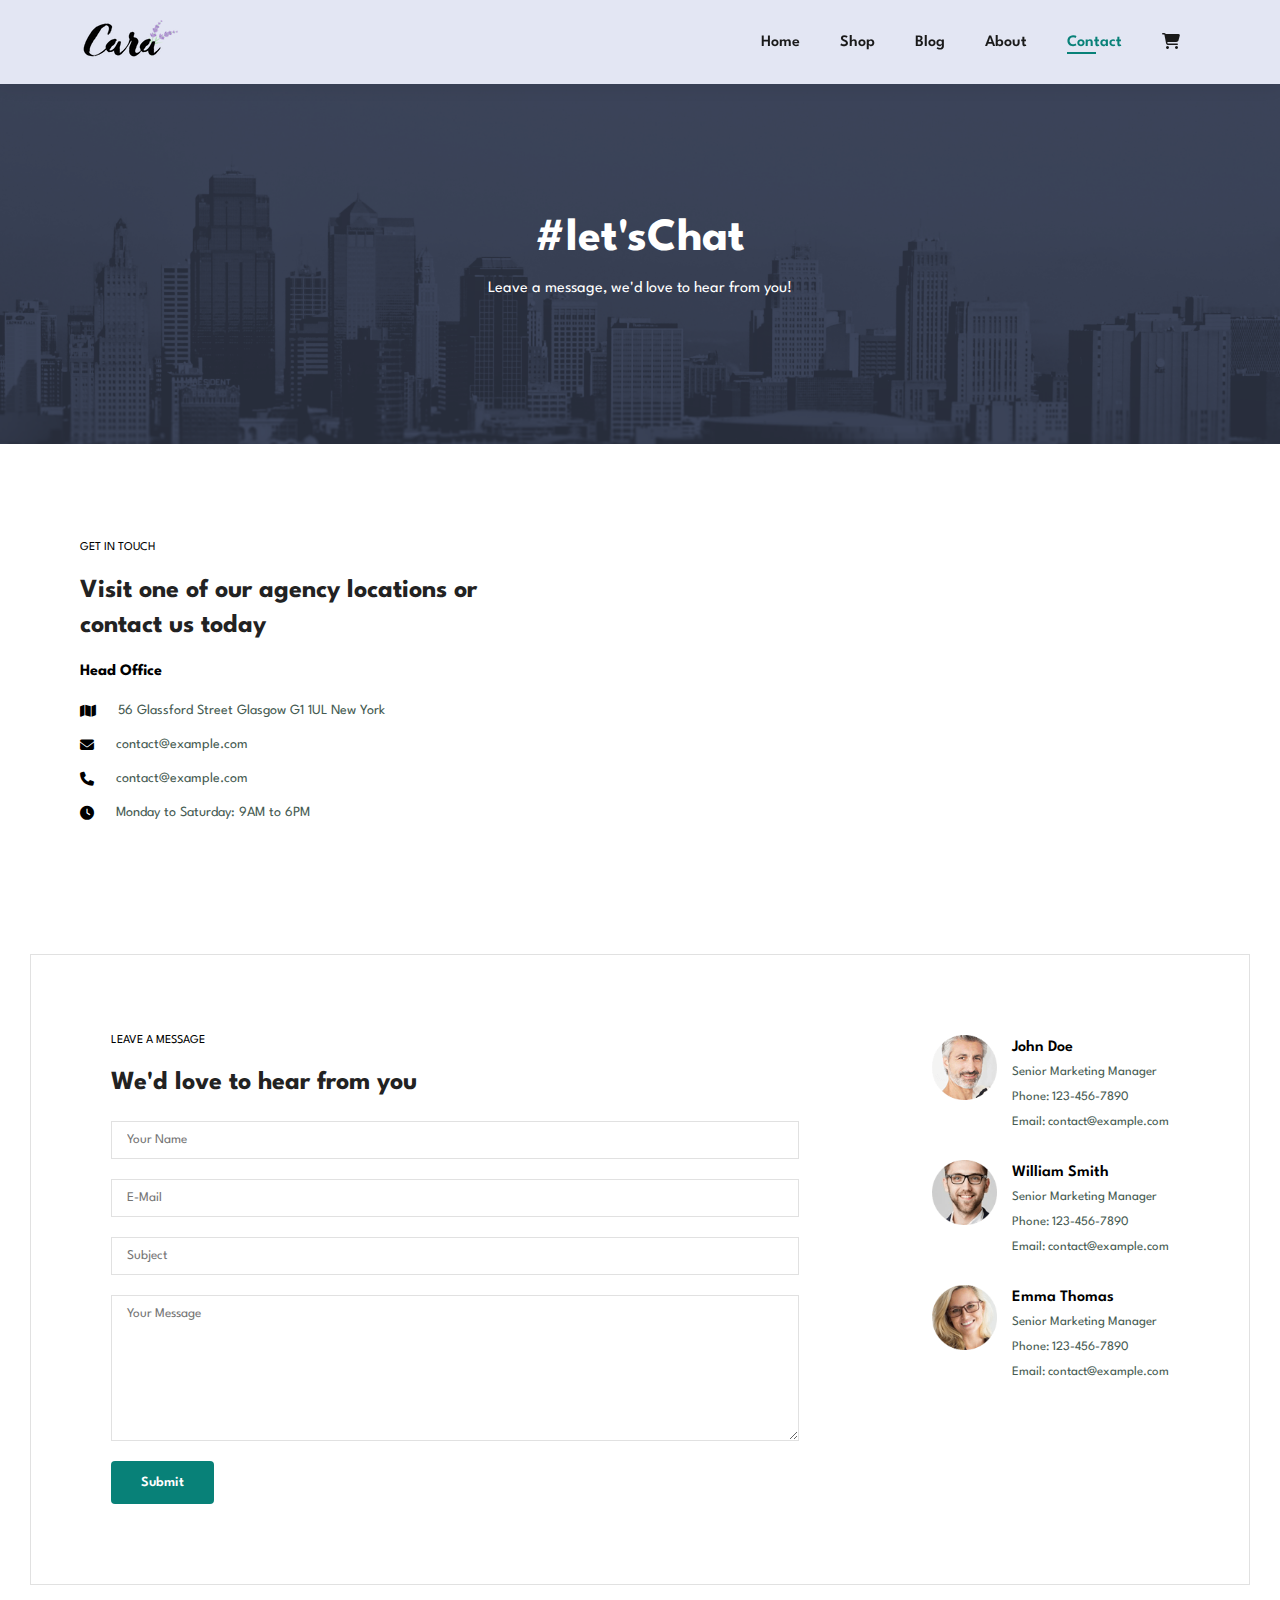
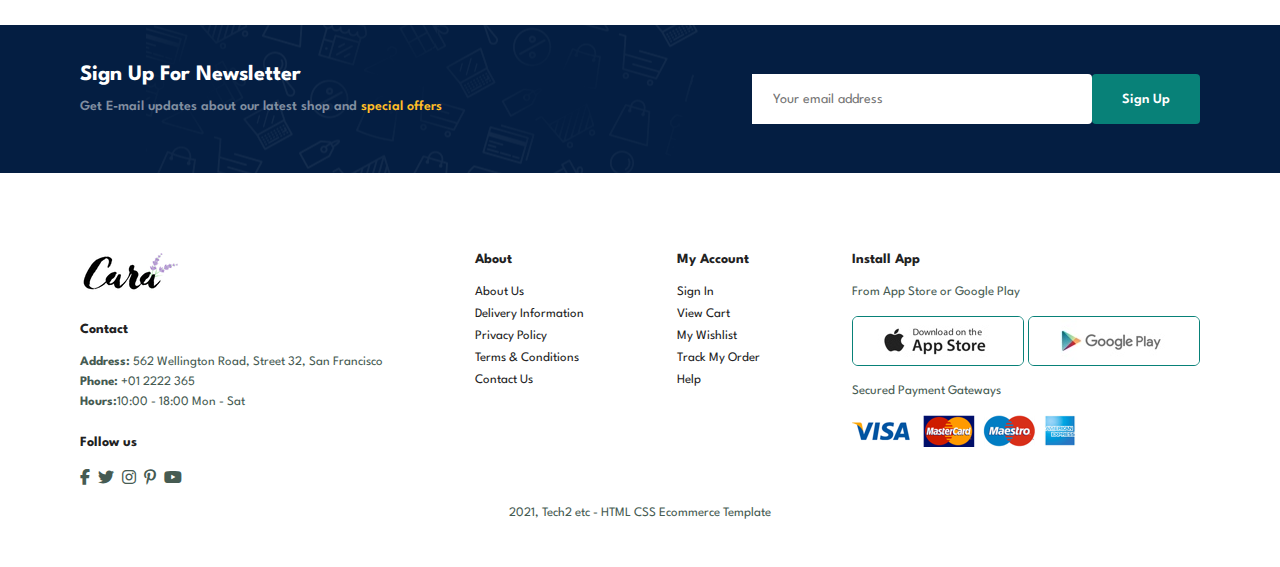
<file: contact.html>
<!DOCTYPE html>
<html lang="en">
<head>
    <meta charset="UTF-8">
    <meta name="viewport" content="width=device-width, initial-scale=1.0">
    <title>Ecommerce</title>
    <link rel="stylesheet" href="https://cdnjs.cloudflare.com/ajax/libs/font-awesome/6.5.2/css/all.min.css">
    <link rel="stylesheet" href="style.css">
</head>
<body>

    <section id="header">
        <a href="#"><img src="img/logo.png" class="logo"></a>

        <div>
            <ul id="navbar">
                <li><a href="index.html">Home</a></li>
                <li><a href="shop.html">Shop</a></li>
                <li><a href="blog.html">Blog</a></li>
                <li><a href="about.html">About</a></li>
                <li><a class="active" href="contact.html">Contact</a></li>
                <li id="lg-bag"><a href="cart.html"><i class="fa-solid fa-cart-shopping"></i></a></li>
                <a href="#" id="close"><i class="fa-solid fa-x"></i></a>
            </ul>
        </div>
        <div id="mobile">
            <a href="cart.html"><i class="fa-solid fa-cart-shopping"></i></a>
            <i id="bar" class="fas fa-outdent"></i>
        </div>
    </section>
  
    <section id="page-header" class="about-header">
        <h2>#let'sChat</h2>
        <p>Leave a message, we'd love to hear from you!</p>
    </section>

    <section id="contact-details" class="section-p1">
        <div class="details">
            <span>GET IN TOUCH</span>
            <h2>Visit one of our agency locations or contact us today</h2>
            <h3>Head Office</h3>
            <div>
                <li>
                    <i class="fa-solid fa-map"></i>
                    <p>56 Glassford Street Glasgow G1 1UL New York</p>
                </li>
                <li>
                    <i class="fa-solid fa-envelope"></i>
                    <p>contact@example.com</p>
                </li>
                <li>
                    <i class="fa-solid fa-phone"></i>
                    <p>contact@example.com</p>
                </li>
                <li>
                    <i class="fa-solid fa-clock"></i>
                    <p>Monday to Saturday: 9AM to 6PM</p>
                </li>
            </div>
        </div>

        <div class="map">
            <iframe src="https://www.google.com/maps/embed?pb=!1m18!1m12!1m3!1d2469.6870348425427!2d-1.2570928236507046!3d51.75704619243559!2m3!1f0!2f0!3f0!3m2!1i1024!2i768!4f13.1!3m3!1m2!1s0x4876c6a9ef8c485b%3A0xd2ff1883a001afed!2sUniversity%20of%20Oxford!5e0!3m2!1sen!2sus!4v1721497377966!5m2!1sen!2sus" width="600" height="450" style="border:0;" allowfullscreen="" loading="lazy" referrerpolicy="no-referrer-when-downgrade"></iframe>
        </div>
    </section>

    <section id="form-details">
        <form action="">
            <span>LEAVE A MESSAGE</span>
            <h2>We'd love to hear from you</h2>
            <input type="text" placeholder="Your Name">
            <input type="text" placeholder="E-Mail">
            <input type="text" placeholder="Subject">
            <textarea name="" id="" cols="30" rows="10" placeholder="Your Message"></textarea>
            <button class="normal">Submit</button>
        </form>

        <div class="people">
            <div>
                <img src="img/people/1.png" alt="">
                <p><span>John Doe</span> Senior Marketing Manager <br> Phone: 123-456-7890 <br>Email: contact@example.com</p>
            </div>
            <div>
                <img src="img/people/2.png" alt="">
                <p><span>William Smith</span> Senior Marketing Manager <br> Phone: 123-456-7890 <br>Email: contact@example.com</p>
            </div>
            <div>
                <img src="img/people/3.png" alt="">
                <p><span>Emma Thomas</span> Senior Marketing Manager <br> Phone: 123-456-7890 <br>Email: contact@example.com</p>
            </div>
        </div>
    </section>

    <section id="newsletter" class="section-p1 section-m1">
        <div class="newstext">
            <h4>Sign Up For Newsletter</h4>
            <p>Get E-mail updates about our latest shop and <span>special offers</span></p>
        </div>
        <div class="form">
            <input type="text" placeholder="Your email address">
            <button class="normal">Sign Up</button>
        </div>
    </section>

    <footer class="section-p1">
        <div class="col">
            <img class="logo" src="img/logo.png" alt="">
            <h4>Contact</h4>
            <p><strong>Address: </strong> 562 Wellington Road, Street 32, San Francisco</p>
            <p><strong>Phone:</strong> +01 2222 365</p>
            <p><strong>Hours:</strong>10:00 - 18:00 Mon - Sat</p>
            <div class="follow">
                <h4>Follow us</h4>
                <div class="icon">
                    <i class="fab fa-facebook-f"></i>
                    <i class="fab fa-twitter"></i>
                    <i class="fab fa-instagram"></i>
                    <i class="fab fa-pinterest-p"></i>
                    <i class="fab fa-youtube"></i>
                </div>
            </div>
        </div>

        <div class="col">
            <h4>About</h4>
            <a href="#">About Us</a>
            <a href="#">Delivery Information</a>
            <a href="#">Privacy Policy</a>
            <a href="#">Terms & Conditions</a>
            <a href="#">Contact Us</a>
        </div>

        <div class="col">
            <h4>My Account</h4>
            <a href="#">Sign In</a>
            <a href="#">View Cart</a>
            <a href="#">My Wishlist</a>
            <a href="#">Track My Order</a>
            <a href="#">Help</a>
        </div>

        <div class="col install">
            <h4>Install App</h4>
            <p>From App Store or Google Play</p>
            <div class="row">
                <img src="img/pay/app.jpg" alt="">
                <img src="img/pay/play.jpg" alt="">
            </div>
            <p>Secured Payment Gateways</p>
            <img src="img/pay/pay.png" alt="">
        </div>

        <div class="copyright">
            <p>2021, Tech2 etc - HTML CSS Ecommerce Template</p>
        </div>
    </footer>

    <script src="script.js"></script>
</body>
</html>
</file>
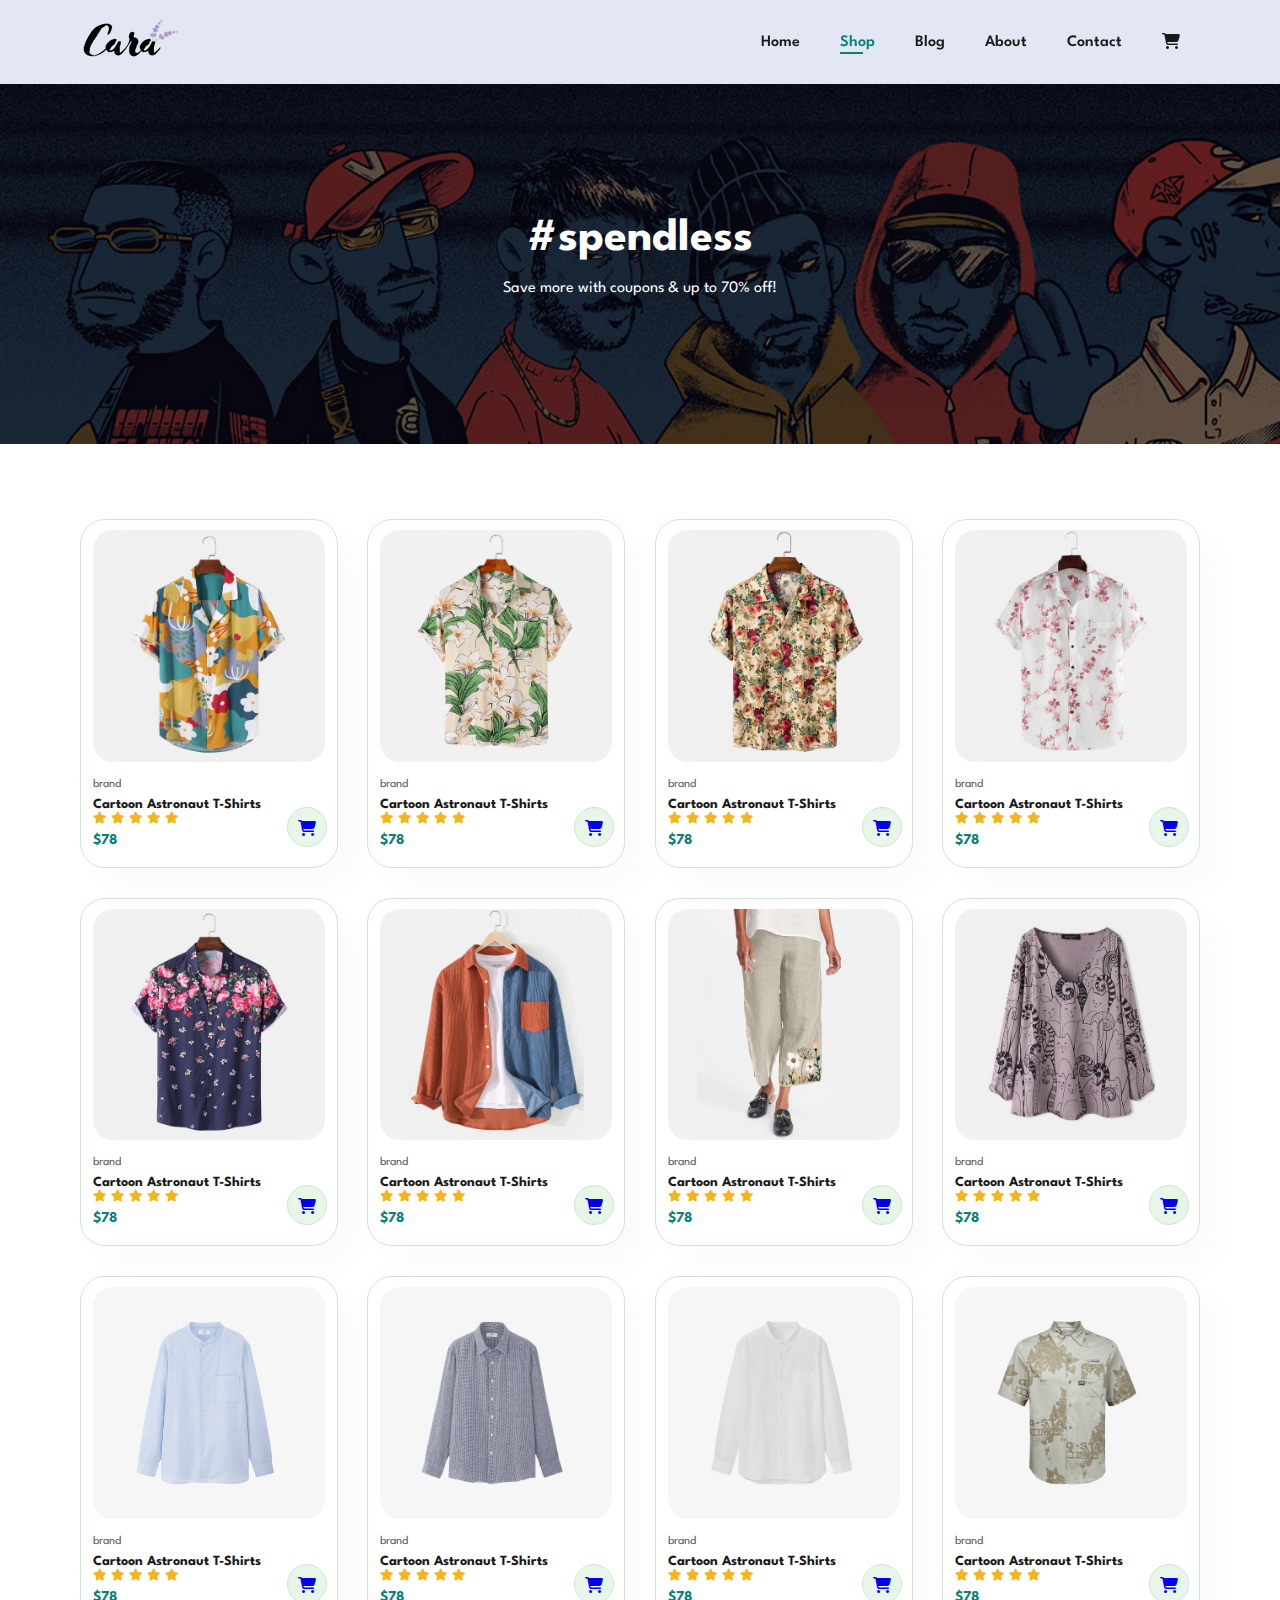
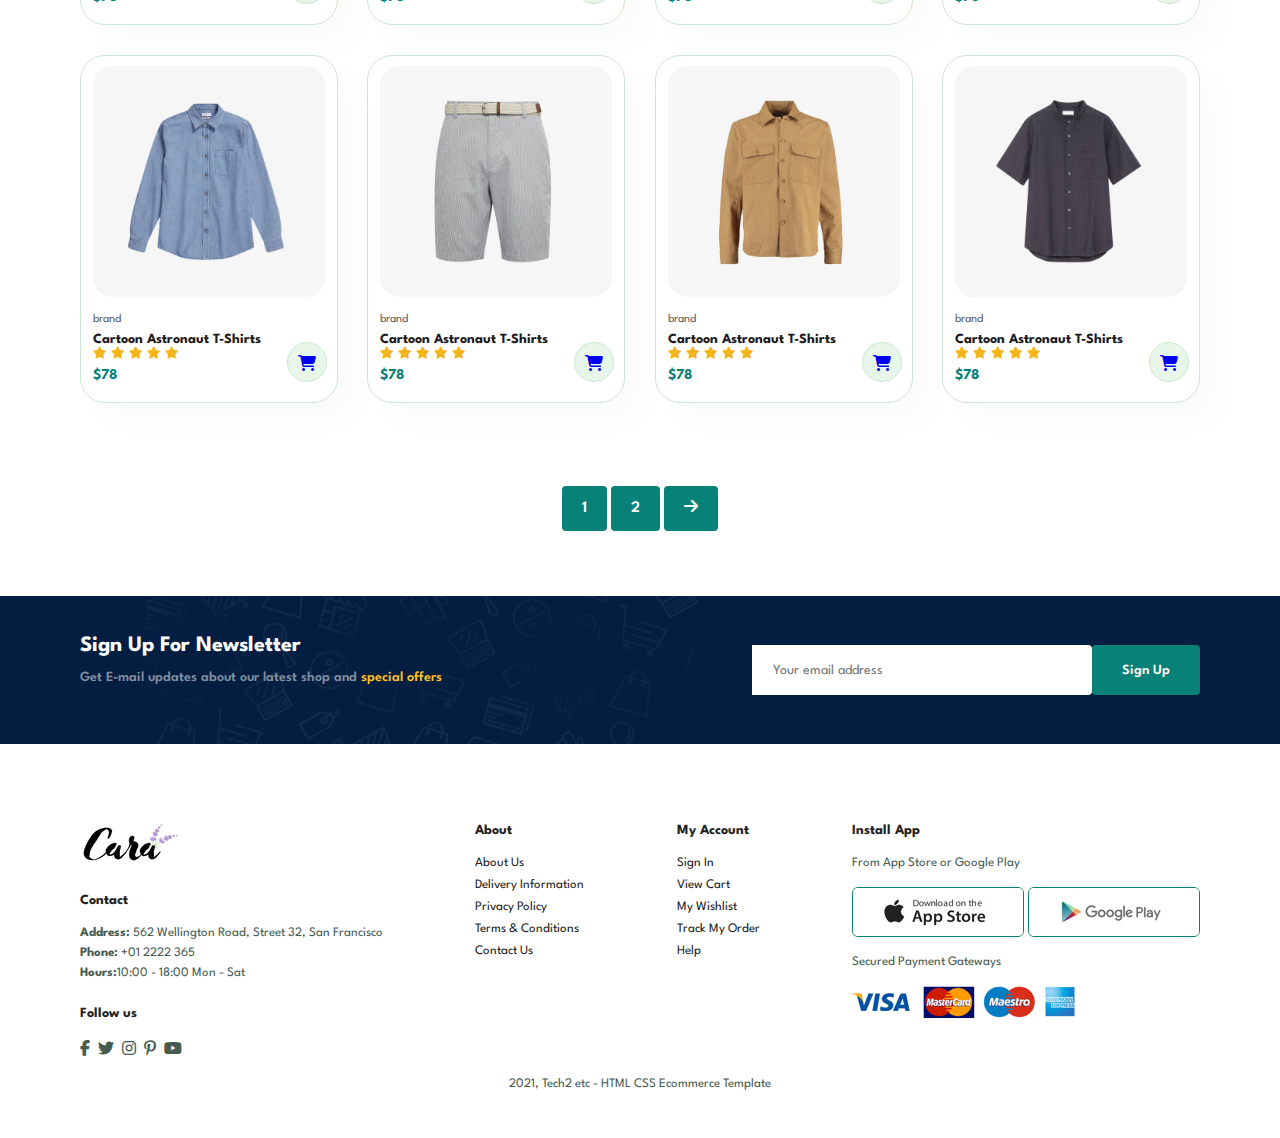
<file: shop.html>
<!DOCTYPE html>
<html lang="en">
<head>
    <meta charset="UTF-8">
    <meta name="viewport" content="width=device-width, initial-scale=1.0">
    <title>Ecommerce</title>
    <link rel="stylesheet" href="https://cdnjs.cloudflare.com/ajax/libs/font-awesome/6.5.2/css/all.min.css">
    <link rel="stylesheet" href="style.css">
</head>
<body>

    <section id="header">
        <a href="#"><img src="img/logo.png" class="logo"></a>

        <div>
            <ul id="navbar">
                <li><a href="index.html">Home</a></li>
                <li><a  class="active" href="shop.html">Shop</a></li>
                <li><a href="blog.html">Blog</a></li>
                <li><a href="about.html">About</a></li>
                <li><a href="contact.html">Contact</a></li>
                <li id="lg-bag"><a href="cart.html"><i class="fa-solid fa-cart-shopping"></i></a></li>
                <a href="#" id="close"><i class="fa-solid fa-x"></i></a>
            </ul>
        </div>
        <div id="mobile">
            <a href="cart.html"><i class="fa-solid fa-cart-shopping"></i></a>
            <i id="bar" class="fas fa-outdent"></i>
        </div>
    </section>
  
    <section id="page-header">
        <h2>#spendless</h2>
        <p>Save more with coupons & up to 70% off!</p>
    </section>

    <section id="product1" class="section-p1">
        <div class="pro-container">
            <div class="pro" onclick="window.location.href='sproduct.html';">
                <img src="img/products/f1.jpg" alt="">
                <div class="des">
                    <span>brand</span>
                    <h5>Cartoon Astronaut T-Shirts</h5>
                    <div class="star">
                        <i class="fas fa-star"></i>
                        <i class="fas fa-star"></i>
                        <i class="fas fa-star"></i>
                        <i class="fas fa-star"></i>
                        <i class="fas fa-star"></i>
                    </div>
                    <h4>$78</h4>
                </div>
                <a href="#"><i class="fa-solid fa-cart-shopping cart"></i></a>
            </div>
            <div class="pro">
                <img src="img/products/f2.jpg" alt="">
                <div class="des">
                    <span>brand</span>
                    <h5>Cartoon Astronaut T-Shirts</h5>
                    <div class="star">
                        <i class="fas fa-star"></i>
                        <i class="fas fa-star"></i>
                        <i class="fas fa-star"></i>
                        <i class="fas fa-star"></i>
                        <i class="fas fa-star"></i>
                    </div>
                    <h4>$78</h4>
                </div>
                <a href="#"><i class="fa-solid fa-cart-shopping cart"></i></a>
            </div>
            <div class="pro">
                <img src="img/products/f3.jpg" alt="">
                <div class="des">
                    <span>brand</span>
                    <h5>Cartoon Astronaut T-Shirts</h5>
                    <div class="star">
                        <i class="fas fa-star"></i>
                        <i class="fas fa-star"></i>
                        <i class="fas fa-star"></i>
                        <i class="fas fa-star"></i>
                        <i class="fas fa-star"></i>
                    </div>
                    <h4>$78</h4>
                </div>
                <a href="#"><i class="fa-solid fa-cart-shopping cart"></i></a>
            </div>
            <div class="pro">
                <img src="img/products/f4.jpg" alt="">
                <div class="des">
                    <span>brand</span>
                    <h5>Cartoon Astronaut T-Shirts</h5>
                    <div class="star">
                        <i class="fas fa-star"></i>
                        <i class="fas fa-star"></i>
                        <i class="fas fa-star"></i>
                        <i class="fas fa-star"></i>
                        <i class="fas fa-star"></i>
                    </div>
                    <h4>$78</h4>
                </div>
                <a href="#"><i class="fa-solid fa-cart-shopping cart"></i></a>
            </div>
            <div class="pro">
                <img src="img/products/f5.jpg" alt="">
                <div class="des">
                    <span>brand</span>
                    <h5>Cartoon Astronaut T-Shirts</h5>
                    <div class="star">
                        <i class="fas fa-star"></i>
                        <i class="fas fa-star"></i>
                        <i class="fas fa-star"></i>
                        <i class="fas fa-star"></i>
                        <i class="fas fa-star"></i>
                    </div>
                    <h4>$78</h4>
                </div>
                <a href="#"><i class="fa-solid fa-cart-shopping cart"></i></a>
            </div>
            <div class="pro">
                <img src="img/products/f6.jpg" alt="">
                <div class="des">
                    <span>brand</span>
                    <h5>Cartoon Astronaut T-Shirts</h5>
                    <div class="star">
                        <i class="fas fa-star"></i>
                        <i class="fas fa-star"></i>
                        <i class="fas fa-star"></i>
                        <i class="fas fa-star"></i>
                        <i class="fas fa-star"></i>
                    </div>
                    <h4>$78</h4>
                </div>
                <a href="#"><i class="fa-solid fa-cart-shopping cart"></i></a>
            </div>
            <div class="pro">
                <img src="img/products/f7.jpg" alt="">
                <div class="des">
                    <span>brand</span>
                    <h5>Cartoon Astronaut T-Shirts</h5>
                    <div class="star">
                        <i class="fas fa-star"></i>
                        <i class="fas fa-star"></i>
                        <i class="fas fa-star"></i>
                        <i class="fas fa-star"></i>
                        <i class="fas fa-star"></i>
                    </div>
                    <h4>$78</h4>
                </div>
                <a href="#"><i class="fa-solid fa-cart-shopping cart"></i></a>
            </div>
            <div class="pro">
                <img src="img/products/f8.jpg" alt="">
                <div class="des">
                    <span>brand</span>
                    <h5>Cartoon Astronaut T-Shirts</h5>
                    <div class="star">
                        <i class="fas fa-star"></i>
                        <i class="fas fa-star"></i>
                        <i class="fas fa-star"></i>
                        <i class="fas fa-star"></i>
                        <i class="fas fa-star"></i>
                    </div>
                    <h4>$78</h4>
                </div>
                <a href="#"><i class="fa-solid fa-cart-shopping cart"></i></a>
            </div>

            <div class="pro">
                <img src="img/products/n1.jpg" alt="">
                <div class="des">
                    <span>brand</span>
                    <h5>Cartoon Astronaut T-Shirts</h5>
                    <div class="star">
                        <i class="fas fa-star"></i>
                        <i class="fas fa-star"></i>
                        <i class="fas fa-star"></i>
                        <i class="fas fa-star"></i>
                        <i class="fas fa-star"></i>
                    </div>
                    <h4>$78</h4>
                </div>
                <a href="#"><i class="fa-solid fa-cart-shopping cart"></i></a>
            </div>
            <div class="pro">
                <img src="img/products/n2.jpg" alt="">
                <div class="des">
                    <span>brand</span>
                    <h5>Cartoon Astronaut T-Shirts</h5>
                    <div class="star">
                        <i class="fas fa-star"></i>
                        <i class="fas fa-star"></i>
                        <i class="fas fa-star"></i>
                        <i class="fas fa-star"></i>
                        <i class="fas fa-star"></i>
                    </div>
                    <h4>$78</h4>
                </div>
                <a href="#"><i class="fa-solid fa-cart-shopping cart"></i></a>
            </div>
            <div class="pro">
                <img src="img/products/n3.jpg" alt="">
                <div class="des">
                    <span>brand</span>
                    <h5>Cartoon Astronaut T-Shirts</h5>
                    <div class="star">
                        <i class="fas fa-star"></i>
                        <i class="fas fa-star"></i>
                        <i class="fas fa-star"></i>
                        <i class="fas fa-star"></i>
                        <i class="fas fa-star"></i>
                    </div>
                    <h4>$78</h4>
                </div>
                <a href="#"><i class="fa-solid fa-cart-shopping cart"></i></a>
            </div>
            <div class="pro">
                <img src="img/products/n4.jpg" alt="">
                <div class="des">
                    <span>brand</span>
                    <h5>Cartoon Astronaut T-Shirts</h5>
                    <div class="star">
                        <i class="fas fa-star"></i>
                        <i class="fas fa-star"></i>
                        <i class="fas fa-star"></i>
                        <i class="fas fa-star"></i>
                        <i class="fas fa-star"></i>
                    </div>
                    <h4>$78</h4>
                </div>
                <a href="#"><i class="fa-solid fa-cart-shopping cart"></i></a>
            </div>
            <div class="pro">
                <img src="img/products/n5.jpg" alt="">
                <div class="des">
                    <span>brand</span>
                    <h5>Cartoon Astronaut T-Shirts</h5>
                    <div class="star">
                        <i class="fas fa-star"></i>
                        <i class="fas fa-star"></i>
                        <i class="fas fa-star"></i>
                        <i class="fas fa-star"></i>
                        <i class="fas fa-star"></i>
                    </div>
                    <h4>$78</h4>
                </div>
                <a href="#"><i class="fa-solid fa-cart-shopping cart"></i></a>
            </div>
            <div class="pro">
                <img src="img/products/n6.jpg" alt="">
                <div class="des">
                    <span>brand</span>
                    <h5>Cartoon Astronaut T-Shirts</h5>
                    <div class="star">
                        <i class="fas fa-star"></i>
                        <i class="fas fa-star"></i>
                        <i class="fas fa-star"></i>
                        <i class="fas fa-star"></i>
                        <i class="fas fa-star"></i>
                    </div>
                    <h4>$78</h4>
                </div>
                <a href="#"><i class="fa-solid fa-cart-shopping cart"></i></a>
            </div>
            <div class="pro">
                <img src="img/products/n7.jpg" alt="">
                <div class="des">
                    <span>brand</span>
                    <h5>Cartoon Astronaut T-Shirts</h5>
                    <div class="star">
                        <i class="fas fa-star"></i>
                        <i class="fas fa-star"></i>
                        <i class="fas fa-star"></i>
                        <i class="fas fa-star"></i>
                        <i class="fas fa-star"></i>
                    </div>
                    <h4>$78</h4>
                </div>
                <a href="#"><i class="fa-solid fa-cart-shopping cart"></i></a>
            </div>
            <div class="pro">
                <img src="img/products/n8.jpg" alt="">
                <div class="des">
                    <span>brand</span>
                    <h5>Cartoon Astronaut T-Shirts</h5>
                    <div class="star">
                        <i class="fas fa-star"></i>
                        <i class="fas fa-star"></i>
                        <i class="fas fa-star"></i>
                        <i class="fas fa-star"></i>
                        <i class="fas fa-star"></i>
                    </div>
                    <h4>$78</h4>
                </div>
                <a href="#"><i class="fa-solid fa-cart-shopping cart"></i></a>
            </div>
        </div>

    </section>

    <section id="pagination" class="section-p1">
        <a href="#">1</a>
        <a href="#">2</a>
        <a href="#"><i class="fa-solid fa-arrow-right"></i></a>
    </section>

    <section id="newsletter" class="section-p1 section-m1">
        <div class="newstext">
            <h4>Sign Up For Newsletter</h4>
            <p>Get E-mail updates about our latest shop and <span>special offers</span></p>
        </div>
        <div class="form">
            <input type="text" placeholder="Your email address">
            <button class="normal">Sign Up</button>
        </div>
    </section>

    <footer class="section-p1">
        <div class="col">
            <img class="logo" src="img/logo.png" alt="">
            <h4>Contact</h4>
            <p><strong>Address: </strong> 562 Wellington Road, Street 32, San Francisco</p>
            <p><strong>Phone:</strong> +01 2222 365</p>
            <p><strong>Hours:</strong>10:00 - 18:00 Mon - Sat</p>
            <div class="follow">
                <h4>Follow us</h4>
                <div class="icon">
                    <i class="fab fa-facebook-f"></i>
                    <i class="fab fa-twitter"></i>
                    <i class="fab fa-instagram"></i>
                    <i class="fab fa-pinterest-p"></i>
                    <i class="fab fa-youtube"></i>
                </div>
            </div>
        </div>

        <div class="col">
            <h4>About</h4>
            <a href="#">About Us</a>
            <a href="#">Delivery Information</a>
            <a href="#">Privacy Policy</a>
            <a href="#">Terms & Conditions</a>
            <a href="#">Contact Us</a>
        </div>

        <div class="col">
            <h4>My Account</h4>
            <a href="#">Sign In</a>
            <a href="#">View Cart</a>
            <a href="#">My Wishlist</a>
            <a href="#">Track My Order</a>
            <a href="#">Help</a>
        </div>

        <div class="col install">
            <h4>Install App</h4>
            <p>From App Store or Google Play</p>
            <div class="row">
                <img src="img/pay/app.jpg" alt="">
                <img src="img/pay/play.jpg" alt="">
            </div>
            <p>Secured Payment Gateways</p>
            <img src="img/pay/pay.png" alt="">
        </div>

        <div class="copyright">
            <p>2021, Tech2 etc - HTML CSS Ecommerce Template</p>
        </div>
    </footer>

    <script src="script.js"></script>
</body>
</html>
</file>
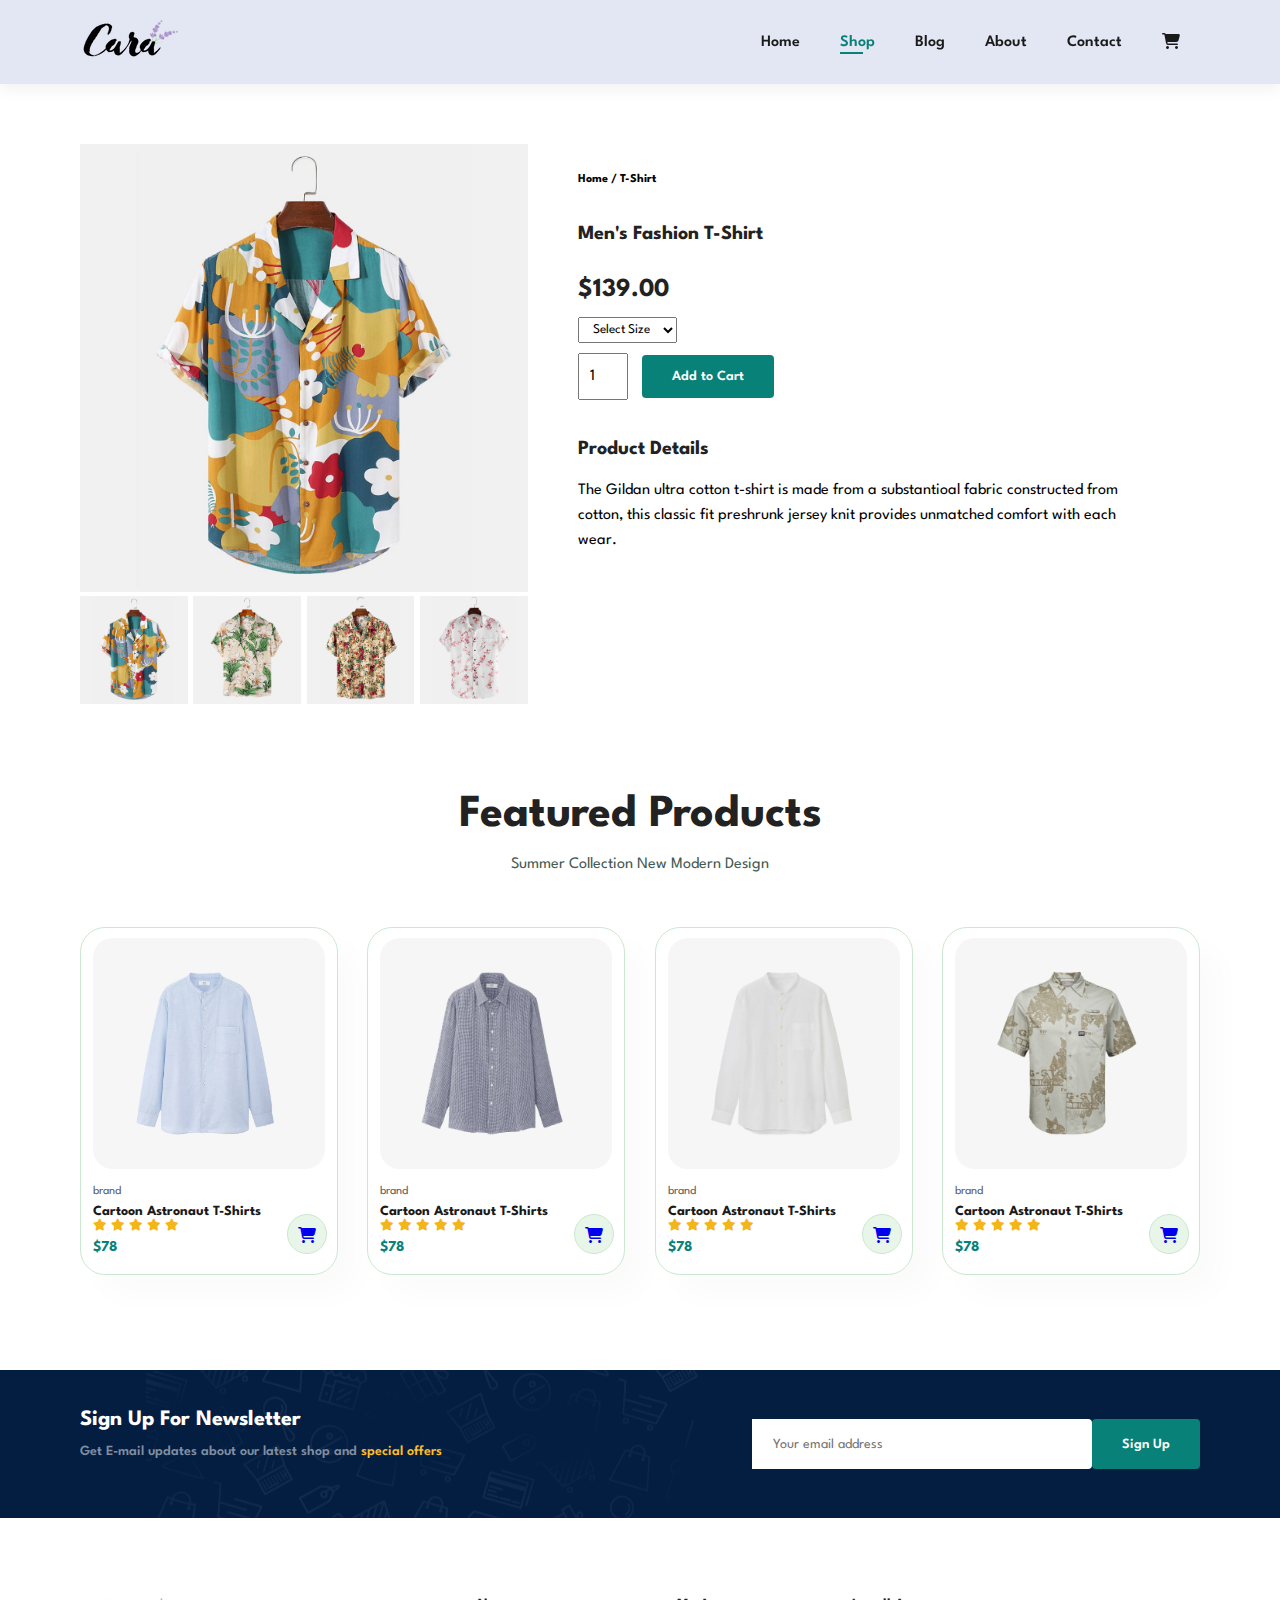
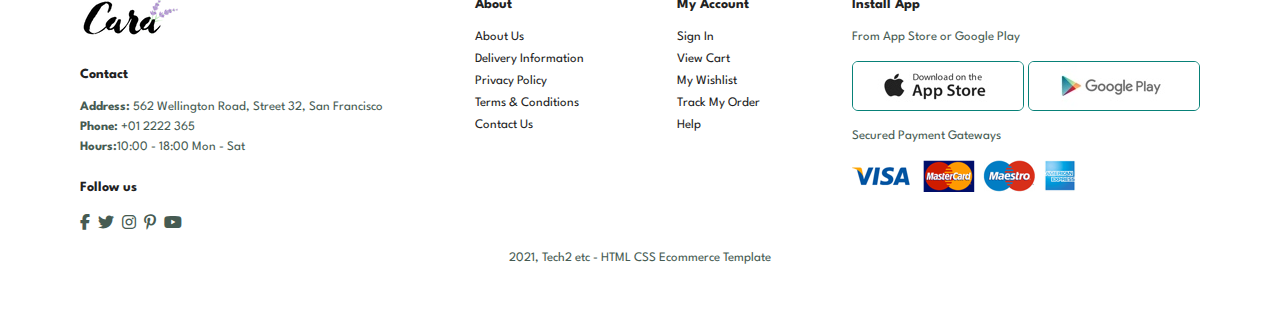
<file: sproduct.html>
<!DOCTYPE html>
<html lang="en">
<head>
    <meta charset="UTF-8">
    <meta name="viewport" content="width=device-width, initial-scale=1.0">
    <title>Ecommerce</title>
    <link rel="stylesheet" href="https://cdnjs.cloudflare.com/ajax/libs/font-awesome/6.5.2/css/all.min.css">
    <link rel="stylesheet" href="style.css">
</head>
<body>

    <section id="header">
        <a href="#"><img src="img/logo.png" class="logo"></a>

        <div>
            <ul id="navbar">
                <li><a href="index.html">Home</a></li>
                <li><a  class="active" href="shop.html">Shop</a></li>
                <li><a href="blog.html">Blog</a></li>
                <li><a href="about.html">About</a></li>
                <li><a href="contact.html">Contact</a></li>
                <li id="lg-bag"><a href="cart.html"><i class="fa-solid fa-cart-shopping"></i></a></li>
                <a href="#" id="close"><i class="fa-solid fa-x"></i></a>
            </ul>
        </div>
        <div id="mobile">
            <a href="cart.html"><i class="fa-solid fa-cart-shopping"></i></a>
            <i id="bar" class="fas fa-outdent"></i>
        </div>
    </section>

    <section id="prodetails" class="section-p1">
        <div class="single-pro-image">
            <img src="img/products/f1.jpg" width="100%" id="MainImg" alt="">

            <div class="small-img-group">
                <div class="small-img-col">
                    <img src="img/products/f1.jpg" width="100%" class="small-img" alt="">
                </div>
                <div class="small-img-col">
                    <img src="img/products/f2.jpg" width="100%" class="small-img" alt="">
                </div>
                <div class="small-img-col">
                    <img src="img/products/f3.jpg" width="100%" class="small-img" alt="">
                </div>
                <div class="small-img-col">
                    <img src="img/products/f4.jpg" width="100%" class="small-img" alt="">
                </div>
            </div>
        </div>

        <div class="single-pro-details">
            <h6>Home / T-Shirt</h6>
            <h4>Men's Fashion T-Shirt</h4>
            <h2>$139.00</h2>
            <select>
                <option>Select Size</option>
                <option>XS</option>
                <option>Small</option>
                <option>Medium</option>
                <option>Large</option>
                <option>XL</option>
            </select>
                <input type="number" value="1">
                <button class="normal">Add to Cart</button>
                <h4>Product Details</h4>
                <span>The Gildan ultra cotton t-shirt is made from a substantioal fabric constructed from cotton, this classic fit preshrunk jersey knit provides unmatched comfort with each wear.</span>
        </div>
    </section>

    <section id="product1" class="section-p1">
        <h2>Featured Products</h2>
        <p>Summer Collection New Modern Design</p>
        <div class="pro-container">
            <div class="pro">
                <img src="img/products/n1.jpg" alt="">
                <div class="des">
                    <span>brand</span>
                    <h5>Cartoon Astronaut T-Shirts</h5>
                    <div class="star">
                        <i class="fas fa-star"></i>
                        <i class="fas fa-star"></i>
                        <i class="fas fa-star"></i>
                        <i class="fas fa-star"></i>
                        <i class="fas fa-star"></i>
                    </div>
                    <h4>$78</h4>
                </div>
                <a href="#"><i class="fa-solid fa-cart-shopping cart"></i></a>
            </div>
            <div class="pro">
                <img src="img/products/n2.jpg" alt="">
                <div class="des">
                    <span>brand</span>
                    <h5>Cartoon Astronaut T-Shirts</h5>
                    <div class="star">
                        <i class="fas fa-star"></i>
                        <i class="fas fa-star"></i>
                        <i class="fas fa-star"></i>
                        <i class="fas fa-star"></i>
                        <i class="fas fa-star"></i>
                    </div>
                    <h4>$78</h4>
                </div>
                <a href="#"><i class="fa-solid fa-cart-shopping cart"></i></a>
            </div>
            <div class="pro">
                <img src="img/products/n3.jpg" alt="">
                <div class="des">
                    <span>brand</span>
                    <h5>Cartoon Astronaut T-Shirts</h5>
                    <div class="star">
                        <i class="fas fa-star"></i>
                        <i class="fas fa-star"></i>
                        <i class="fas fa-star"></i>
                        <i class="fas fa-star"></i>
                        <i class="fas fa-star"></i>
                    </div>
                    <h4>$78</h4>
                </div>
                <a href="#"><i class="fa-solid fa-cart-shopping cart"></i></a>
            </div>
            <div class="pro">
                <img src="img/products/n4.jpg" alt="">
                <div class="des">
                    <span>brand</span>
                    <h5>Cartoon Astronaut T-Shirts</h5>
                    <div class="star">
                        <i class="fas fa-star"></i>
                        <i class="fas fa-star"></i>
                        <i class="fas fa-star"></i>
                        <i class="fas fa-star"></i>
                        <i class="fas fa-star"></i>
                    </div>
                    <h4>$78</h4>
                </div>
                <a href="#"><i class="fa-solid fa-cart-shopping cart"></i></a>
            </div>
        </div>

    </section>

    <section id="newsletter" class="section-p1 section-m1">
        <div class="newstext">
            <h4>Sign Up For Newsletter</h4>
            <p>Get E-mail updates about our latest shop and <span>special offers</span></p>
        </div>
        <div class="form">
            <input type="text" placeholder="Your email address">
            <button class="normal">Sign Up</button>
        </div>
    </section>

    <footer class="section-p1">
        <div class="col">
            <img class="logo" src="img/logo.png" alt="">
            <h4>Contact</h4>
            <p><strong>Address: </strong> 562 Wellington Road, Street 32, San Francisco</p>
            <p><strong>Phone:</strong> +01 2222 365</p>
            <p><strong>Hours:</strong>10:00 - 18:00 Mon - Sat</p>
            <div class="follow">
                <h4>Follow us</h4>
                <div class="icon">
                    <i class="fab fa-facebook-f"></i>
                    <i class="fab fa-twitter"></i>
                    <i class="fab fa-instagram"></i>
                    <i class="fab fa-pinterest-p"></i>
                    <i class="fab fa-youtube"></i>
                </div>
            </div>
        </div>

        <div class="col">
            <h4>About</h4>
            <a href="#">About Us</a>
            <a href="#">Delivery Information</a>
            <a href="#">Privacy Policy</a>
            <a href="#">Terms & Conditions</a>
            <a href="#">Contact Us</a>
        </div>

        <div class="col">
            <h4>My Account</h4>
            <a href="#">Sign In</a>
            <a href="#">View Cart</a>
            <a href="#">My Wishlist</a>
            <a href="#">Track My Order</a>
            <a href="#">Help</a>
        </div>

        <div class="col install">
            <h4>Install App</h4>
            <p>From App Store or Google Play</p>
            <div class="row">
                <img src="img/pay/app.jpg" alt="">
                <img src="img/pay/play.jpg" alt="">
            </div>
            <p>Secured Payment Gateways</p>
            <img src="img/pay/pay.png" alt="">
        </div>

        <div class="copyright">
            <p>2021, Tech2 etc - HTML CSS Ecommerce Template</p>
        </div>
    </footer>

    <script>
        var MainImg = document.getElementById("MainImg");
        var smallimg = document.getElementsByClassName("small-img");

        smallimg[0].onclick = function(){
            MainImg.src = smallimg[0].src;
        }
        smallimg[1].onclick = function(){
            MainImg.src = smallimg[1].src;
        }
        smallimg[2].onclick = function(){
            MainImg.src = smallimg[2].src;
        }
        smallimg[3].onclick = function(){
            MainImg.src = smallimg[3].src;
        }
    </script>

    <script src="script.js"></script>
</body>
</html>
</file>
<file: style.css>
@import url("https://fonts.googleapis.com/css2?family=Spartan:wght@100;200;300;400;500;600;700;800;900&display=swap");
* {
  margin: 0;
  padding: 0;
  box-sizing: border-box;
  font-family: "Spartan", sans-serif;
}

html {
  scroll-behavior: smooth;
}



/* Global Styles */

h1 {
  font-size: 50px;
  line-height: 64px;
  color: #222;
}

h2 {
  font-size: 46px;
  line-height: 54px;
  color: #222;
}

h4 {
  font-size: 20px;
  color: #222;
}

h6 {
  font-weight: 700;
  font-size: 12px;
}

p {
  font-size: 16px;
  color: #465b52;
  margin: 15px 0 20px 0;
}

.section-p1 {
  padding: 40px 80px;
}

.section-m1 {
  margin: 40px 0;
}

button.normal {
  font-size: 14px;
  font-weight: 600;
  padding: 15px 30px;
  color: #000;
  background-color: transparent;
  border-radius: 4px;
  cursor: pointer;
  border: none;
  outline: none;
  transition: 0.2s;
}

button.white {
  font-size: 13px;
  font-weight: 600;
  padding: 11px 18px;
  color: white;
  background-color: transparent;
  cursor: pointer;
  border: 1px solid white;
  outline: none;
  transition: 0.2s;
}

body {
  width: 100%;
}



/* Header Start */

#header{
    display: flex;
    align-items: center;
    justify-content: space-between;
    padding: 20px 80px;
    background-color: #E3E6F3;
    box-shadow: 0 5px 15px rgb(0, 0, 0, 0.06);
    z-index: 999;
    position: sticky;
    top: 0;
    left: 0;
}

#navbar {
  display: flex;
  align-items: center;
  justify-content: center;
}

#navbar li {
  list-style: none;
  padding: 0 20px;
  position: relative;
}

#navbar li a {
  text-decoration: none;
  font-size: 16px;
  font-weight: 600;
  color: #1a1a1a;
  transition: 0.3s ease;
}

#navbar li a:hover,
#navbar li a.active {
  color: #088178;
}

#navbar li a.active::after,
#navbar li a:hover::after {
  content: "";
  width: 30%;
  height: 2px;
  background: #088178;
  position: absolute;
  bottom: -4px;
  left: 20px;
}

#mobile {
  display: none;
  align-items: center;
}

#close {
  display: none;
}



/* Home Page */
#hero {
  background-image: url(img/hero4.png);
  height: 90vh;
  width: 100%;
  background-size: cover;
  background-position: top 25% right 0;
  padding: 0 80px;
  display: flex;
  flex-direction: column;
  align-items: flex-start;
  justify-content: center;
}

#hero h4 {
  padding-bottom: 15px;
}

#hero h1 {
  color: #088178;
}

#hero button {
  background-image: url(img/button.png);
  background-color: transparent;
  color: #088178;
  border: 0;
  padding: 14px 80px 14px 65px;
  background-repeat: no-repeat;
  cursor: pointer;
  font-weight: 700;
  font-size: 15px;
}

#feature {
  display: flex;
  align-items: center;
  justify-content: space-between;
  flex-wrap: wrap;
}

#feature .fe-box {
  width: 180px;
  text-align: center;
  padding: 25px 15px;
  box-shadow: 20px 20px 34px rgba(0, 0, 0, 0.03);
  border: 1px solid #cce7d0;
  border-radius: 4px;
  margin: 15px 0;
}

#feature .fe-box:hover {
  box-shadow: 10px 10px 54px rgba(70, 62, 221, 0.1)
}

#feature .fe-box img {
  width: 100%;
  margin-bottom: 10px;
}

#feature .fe-box h6 {
  display: inline-block;
  padding: 9px 8px 6px 8px;
  line-height: 1;
  border-radius: 4px;
  color: #088178;
  background-color: #fddde4;
}

#feature .fe-box:nth-child(2) h6 {
  background-color: #cdebbc;
}

#feature .fe-box:nth-child(3) h6 {
  background-color: #d1e8f2;
}

#feature .fe-box:nth-child(4) h6 {
  background-color: #cdd4f8;
}

#feature .fe-box:nth-child(5) h6 {
  background-color: #f6dbf6;
}

#feature .fe-box:nth-child(6) h6 {
  background-color: #fff2e5;
}

#product1 {
  text-align: center;
}

#product1 .pro-container {
  display: flex;
  justify-content: space-between;
  padding-top: 20px;
  flex-wrap: wrap;
}

#product1 .pro {
  width: 23%;
  min-width: 250px;
  padding: 10px 12px;
  border: 1px solid #cce7d0;
  border-radius: 25px;
  cursor: pointer;
  box-shadow: 20px 20px 30px rgba(0, 0, 0, 0.02);
  margin: 15px 0;
  transition: 0.2s ease;
  position: relative;
}

#product1 .pro:hover {
  box-shadow: 20px 20px 30px rgba(0, 0, 0, 0.06);
}

#product1 .pro img {
  width: 100%;
  border-radius: 20px;
}

#product1 .pro .des {
  text-align: start;
  padding: 10px 0;
}

#product1 .pro .des span {
  color: #606063;
  font-size: 12px;
}

#product1 .pro .des h5 {
  padding-top: 7px;
  color: #1a1a1a;
  font-size: 14px;
}

#product1 .pro .des i {
  font-size: 12px;
  color: rgb(243, 181, 25);
}

#product1 .pro .des h4 {
  padding-top: 7px;
  font-size: 15px;
  font-weight: 700;
  color: #088178;
}

#product1 .pro .cart {
  width: 40px;
  height: 40px;
  line-height: 40px;
  border-radius: 50px;
  background-color: #e8f6ea;
  border: 1px solid #cce7d0;
  position: absolute;
  bottom: 20px;
  right: 10px;
}

#banner {
  display: flex;
  flex-direction: column;
  justify-content: center;
  align-items: center;
  text-align: center;
  background-image: url(img/banner/b2.jpg);
  width: 100%;
  height: 40vh;
  background-size: cover;
  background-position: center;
}

#banner h4 {
  color: #fff;
  font-size: 16px;
}

#banner h2 {
  color: #fff;
  font-size: 30px;
  padding: 10px 0;
}

#banner h2 span{
  color: #ef3636;
}

#banner button:hover {
  background-color: #088178;
  color: #fff;
}

#sm-banner {
  display: flex;
  justify-content: space-between;
  flex-wrap: wrap;
}

#sm-banner .banner-box {
  display: flex;
  flex-direction: column;
  justify-content: center;
  align-items: flex-start;
  background-image: url(img/banner/b17.jpg);
  min-width: 580px;
  height: 50vh;
  background-size: cover;
  background-position: center;
  padding: 30px;
}

#sm-banner .banner-box2 {
  background-image: url(img/banner/b10.jpg);
}

#sm-banner h4 {
  color: #fff;
  font-size: 20px;
  font-weight: 300;
}

#sm-banner h2 {
  color: #fff;
  font-size: 28px;
  font-weight: 800;
}

#sm-banner span {
  color: #fff;
  font-size: 14px;
  font-weight: 500;
  padding-bottom: 15px;
}

#sm-banner button:hover {
  background-color: #088178;
  border-color: #088178;
}

#banner3 {
  display: flex;
  justify-content: space-between;
  flex-wrap: wrap;
  padding: 0 80px;
}

#banner3 .banner-box {
  display: flex;
  flex-direction: column;
  justify-content: center;
  align-items: flex-start;
  background-image: url(img/banner/b7.jpg);
  min-width: 30%;
  height: 30vh;
  background-size: cover;
  background-position: center;
  padding: 20px;
}

#banner3 .banner-box2 {
  background-image: url(img/banner/b4.jpg);
}

#banner3 .banner-box3 {
  background-image: url(img/banner/b18.jpg);
}

#banner3 .banner-box h2 {
  color: white;
  font-weight: 900;
  font-size: 22px;
}

#banner3 .banner-box h3 {
  color: #ec544e;
  font-weight: 800;
  font-size: 15px;
}

#newsletter {
  display: flex;
  justify-content: space-between;
  flex-wrap: wrap;
  align-items: center;
  background-image: url(img/banner/b14.png);
  background-repeat: no-repeat;
  background-position: 20% 30%;
  background-color: #041e42;
} 

#newsletter h4 {
  font-size: 22px;
  font-weight: 700;
  color: white;
}

#newsletter p {
  font-size: 14px;
  font-weight: 600;
  color: #818ea0;
}

#newsletter p span {
  color: #ffbd27;
}

#newsletter .form {
  display: flex;
  width: 40%;
}

#newsletter input {
  height: 3.125rem;
  padding: 0 1.25rem;
  font-size: 14px;
  width: 100%;
  border: 1px solid transparent;
  border-radius: 4px;
  outline: none;
  border-top-left-radius: 0;
  border-bottom-left-radius: 0;
}

#newsletter button {
  background-color: #088178;
  color: white;
  white-space: nowrap;
}

footer {
  display: flex;
  flex-wrap: wrap;
  justify-content: space-between;
}

footer .col {
  display: flex;
  flex-direction: column;
  align-items: flex-start;
  margin-bottom: 20px;
}

footer .logo {
  margin-bottom: 30px;
}

footer h4 {
  font-size: 14px;
  padding-bottom: 20px;
}

footer p {
  font-size: 13px;
  margin: 0 0 8px 0;
}

footer a {
  font-size: 13px;
  text-decoration: none;
  color: #222;
  margin-bottom: 10px;
}

footer .follow {
  margin-top: 20px;
}

footer .follow i {
  color: #465b52;
  padding-right: 4px;
  cursor: pointer;
}

footer .install .row img {
  border: 1px solid #088178;
  border-radius: 6px;
}

footer .install img {
  margin: 10px 0 15px 0;
}

footer .follow i:hover, 
footer a:hover {
  color: #088178;
}

footer .copyright {
  width: 100%;
  text-align: center;
}



/* Shop Page */

#page-header {
  background-image: url("img/banner/b1.jpg");
  width: 100%;
  height: 40vh;
  background-size: cover;
  display: flex;
  justify-content: center;
  text-align: center;
  flex-direction: column;
  padding: 14px;
}

#page-header h2,
#page-header p {
  color: white;
}

#pagination {
  text-align: center;
}

#pagination a {
  text-decoration: none;
  background-color: #088178;
  padding: 15px 20px;
  border-radius: 4px;
  color: white;
  font-weight: 600;
}



/* Single Product */

#prodetails {
  display: flex;
  margin-top: 20px;
}

#prodetails .single-pro-image {
  width: 40%;
  margin-right: 50px;
}

.small-img-group {
  display: flex;
  justify-content: space-between;
}

.small-img-col {
  flex-basis: 24%;
  cursor: pointer;
}

#prodetails .single-pro-details {
  width: 50%;
  padding-top: 30px;
}

#prodetails .single-pro-details h4 {
  padding: 40px 0 20px 0;
}

#prodetails .single-pro-details h2 {
  font-size: 26px;
}

#prodetails .single-pro-details select {
  display: block;
  padding: 5px 10px;
  margin-bottom: 10px;
}

#prodetails .single-pro-details input {
  width: 50px;
  height: 47px;
  padding-left: 10px;
  font-size: 16px;
  margin-right: 10px;
}

#prodetails .single-pro-details button {
  background: #088178;
  color: white;
}

#prodetails .single-pro-details input:focus {
  outline: none;
}

#prodetails .single-pro-details span {
  line-height: 25px;
}



/* Blog Page */

#page-header.blog-header {
  background-image: url("img/banner/b19.jpg");
}

#blog {
  padding: 150px 150px 0 150px;
}

#blog .blog-box {
  display: flex;
  align-items: center;
  width: 100%;
  position: relative;
  padding-bottom: 90px;
}

#blog .blog-img {
  width: 50%;
  margin-right: 40px;
}

#blog img {
  width: 100%;
  height: 300px;
  object-fit: cover;
}

#blog .blog-details {
  width: 50%;
}

#blog .blog-details a {
  text-decoration: none;
  font-size: 11px;
  color: #000;
  font-weight: 700;
  position: relative;
  transition: 0.3s;
}

#blog .blog-details a::after {
  content: "";
  width: 50px;
  height: 1px;
  background-color: #000;
  position: absolute;
  top: 4px;
  right: -60px;
}

#blog .blog-details a:hover {
  color: #088178;
}

#blog .blog-details a:hover::after{
  background-color: #088178;
}

#blog .blog-box h1 {
  position: absolute;
  top: -40px;
  left: 0;
  font-size: 70px;
  font-weight: 700;
  color: #c9cbce;
  z-index: -9;
}



/* About Page */
#page-header.about-header {
  background-image: url("img/about/banner2.png");
}

#about-head {
  display: flex;
  align-items: center;
}

#about-head img {
  width: 50%;
  height: auto;
}

#about-head div {
  padding-left: 40px;
}

#about-app {
  text-align: center;
}

#about-app .video {
  width: 70%;
  height: 100%;
  margin: 30px auto 0 auto;
}

#about-app .video video {
  width: 100%;
  height: 100%;
  border-radius: 20px;
}



/* Contact Page */

#contact-details {
  display: flex;
  align-items: center;
  justify-content: space-between;
}

#contact-details .details {
  width: 40%;
}

#contact-details .details span, 
#form-details form span {
  font-size: 12px;
}

#contact-details .details h2,
#form-details form h2 {
  font-size: 26px;
  line-height: 35px;
  padding: 20px 0;
}

#contact-details .details h3 {
  font-size: 16px;
  padding-bottom: 15px;
}

#contact-details .details li {
  list-style: none;
  display: flex;
  padding: 10px 0;
}

#contact-details .details li i {
  font-size: 14px;
  padding-right: 22px;
}

#contact-details .details li p {
  margin: 0;
  font-size: 14px;
}

#contact-details .map {
  width: 55%;
  height: 400px;
}

#contact-details .map iframe {
  width: 100%;
  height: 100%;
}

#form-details {
  display: flex;
  justify-content: space-between;
  margin: 30px;
  padding: 80px;
  border: 1px solid #e1e1e1;
}

#form-details form{
  width: 65%;
  display: flex;
  flex-direction: column;
  align-items: flex-start;
}

#form-details form input,
#form-details form textarea {
  width: 100%;
  padding: 12px 15px;
  outline: none;
  margin-bottom: 20px;
  border: 1px solid #e1e1e1;
}

#form-details form button {
  background-color: #088178;
  color: white;
}

#form-details .people div {
  padding-bottom: 25px;
  display: flex;
  align-items: flex-start;
}

#form-details .people div img {
  width: 65px;
  height: 65px;
  object-fit: cover;
  margin-right: 15px;
}

#form-details .people div p {
  margin: 0;
  font-size: 13px;
  line-height: 25px;
}

#form-details .people div p span {
  display: block;
  font-size: 16px;
  font-weight: 600;
  color: black;
}



/* Cart Page */

#cart {
  overflow: auto;
}

#cart table {
  width: 100%;
  border-collapse: collapse;
  table-layout: fixed;
  white-space: nowrap;
}

#cart table img {
  width: 70px;
}

#cart table td:nth-child(1) {
  width: 100px;
  text-align: center;
}

#cart table td:nth-child(2) {
  width: 150px;
  text-align: center;
}

#cart table td:nth-child(3) {
  width: 250px;
  text-align: center;
}

#cart table td:nth-child(4),
#cart table td:nth-child(5),
#cart table td:nth-child(6) {
  width: 150px;
  text-align: center;
}

#cart table td:nth-child(5) input {
  width: 70px;
  padding: 10px 5px 10px 15px;
}

#cart table thead {
  border: 1px solid #e2e9e1;
  border-left: none;
  border-right: none;
}

#cart table thead td {
  font-weight: 700;
  text-transform: uppercase;
  font-size: 13px;
  padding: 18px 0;
}

#cart table tbody tr td {
  padding-top: 15px;
}

#cart table tbody td {
  font-size: 13px;
}

#cart-add {
  display: flex;
  flex-wrap: wrap;
  justify-content: space-between;
}

#coupon {
  width: 50%;
  margin-bottom: 30px;
}

#coupon h3,
#subtotal h3 {
  padding-bottom: 15px;
}

#coupon input {
  padding: 10px 20px;
  outline: none;
  width: 60%;
  margin-right: 10px;
  border: 1px solid #088178;
}

#coupon button,
#subtotal button {
  background-color: #088178;
  color: white;
  padding: 12px 20px;
}

#subtotal {
  width: 50%;
  margin-bottom: 30px;
  border: 1px solid #e2e9e1;
  padding: 30px;
}

#subtotal table {
  border-collapse: collapse;
  width: 100%;
  margin-bottom: 20px;
}

#subtotal table td {
  width: 50%;
  border: 1px solid #e2e9e1;
  padding: 10px;
  font-size: 13px;
}


/* Start Media Query */

@media (max-width:799px) {
  .section-p1 {
    padding: 40px 40px;
  }
  #navbar {
    display: flex;
    flex-direction: column;
    align-items: flex-start;
    justify-content: flex-start;
    position: fixed;
    top: 0;
    right: -300px;
    height: 100vh;
    width: 300px;
    background-color: #E3E6F3;
    box-shadow: 0 40px 60px rgba(0, 0, 0, 0.1);
    padding: 80px 0 0 10px;
    transition: 0.3s;
  }

  #navbar.active {
    right: 0px;
  }

  #navbar li {
    margin-bottom: 25px;
  }

  #mobile {
    display: flex;
    align-items: center;
  }

  #mobile i {
    color: #1a1a1a;
    font-size: 24px;
    padding-left: 20px;
  }

  #close {
    display: initial;
    position: absolute;
    top: 30px;
    left: 30px;
    color: #222;
    font-size: 24px;
  }

  #lg-bag {
    display: none;
  }

  #hero {
    height: 70vh;
    padding: 0 80px;
    background-position: top 30% right 30%;
  }

  #feature {
    justify-content: center;
  }

  #feature .fe-box{
    margin: 15px 15px;
  }

  #product1 .pro-container {
    justify-content: center;
  }

  #product1 .pro {
    margin: 15px;
  }

  #banner {
    height: 20vh;
  }

  #sm-banner .banner-box {
    min-width: 100%;
    height: 30vh;
  }

  #banner3 {
    padding: 0 40px;
  }

  #banner3 .banner-box {
    width: 28%;
  }

  #newsletter .form {
    width: 70%;
  }

  /* Contact Page */

  #form-details {
    padding: 40px;
  }

  #form-details form {
    width: 50%;
  }
}



@media (max-width: 477px) {
  .section-p1 {
    padding: 20px;
  }

  #header {
    padding: 10px 30px;
  }

  h2 {
    font-size: 32px;
  }

  h1 {
    font-size: 38px;
  }

  #hero {
    padding: 0 20px;
    background-position: 55%;
  }

  #feature {
    justify-content: space-between;
  }

  #feature .fe-box {
    width: 170px;
    margin: 0 0 15px 0;
  }

  #product1 .pro {
    width: 100%;
  }

  #banner {
    height: 40vh;
  }

  #sm-banner .banner-box {
    height: 40vh;
  }

  #sm-banner .banner-box2 {
    margin-top: 20px;
  }

  #banner3 {
    padding: 0 20px;
  }

  #banner3 .banner-box {
    width: 100%;
  }

  #newsletter {
    padding: 40px 20px;
  }

  #newsletter .form {
    width: 100%;
  }

  footer .copyright {
    text-align: start;
  }

  /* SINGLE PRODUCT */
  #prodetails {
    display: flex;
    flex-direction: column;
  }

  #prodetails .single-pro-image {
    width: 100%;
    margin-right: 0px;
  }

  #prodetails .single-pro-details {
    width: 100%;
  }

  /* Blog Page */
  #blog {
    padding: 100px 20px 0 20px;
  }

  #blog .blog-box {
    display: flex;
    flex-direction: column;
    align-items: flex-start;
  }

  #blog .blog-img {
    width: 100%;
    margin-right: 0px;
    margin-bottom: 30px;
  }

  #blog .blog-details {
    width: 100%;
  }

  /* About Page */

  #about-head {
    flex-direction: column;
  }

  #about-head img {
    width: 100%;
    margin-bottom: 20px;
  }

  #about-head div {
    padding-left: 0px;
  }

  #about-app .video {
    width: 100%;
  }

  #feature {
    justify-content: center;
  }

/* Contact Page */

  #contact-details {
    flex-direction: column;
  }

  #contact-details .details {
    width: 100%;
    margin-bottom: 30px;
  }

  #contact-details .map {
    width: 100%;
  }

  #form-details {
    margin: 10px;
    padding: 30px 10px;
    flex-wrap: wrap;
  }

  #form-details form {
    width: 100%;
    margin-bottom: 30px;
  }

  /* Cart Page */

  #cart-add {
    flex-direction: column;
  }

  #coupon {
    width: 100%;
  }

  #subtotal {
    width: 100%;
    padding: 20px;
}

}
</file>
